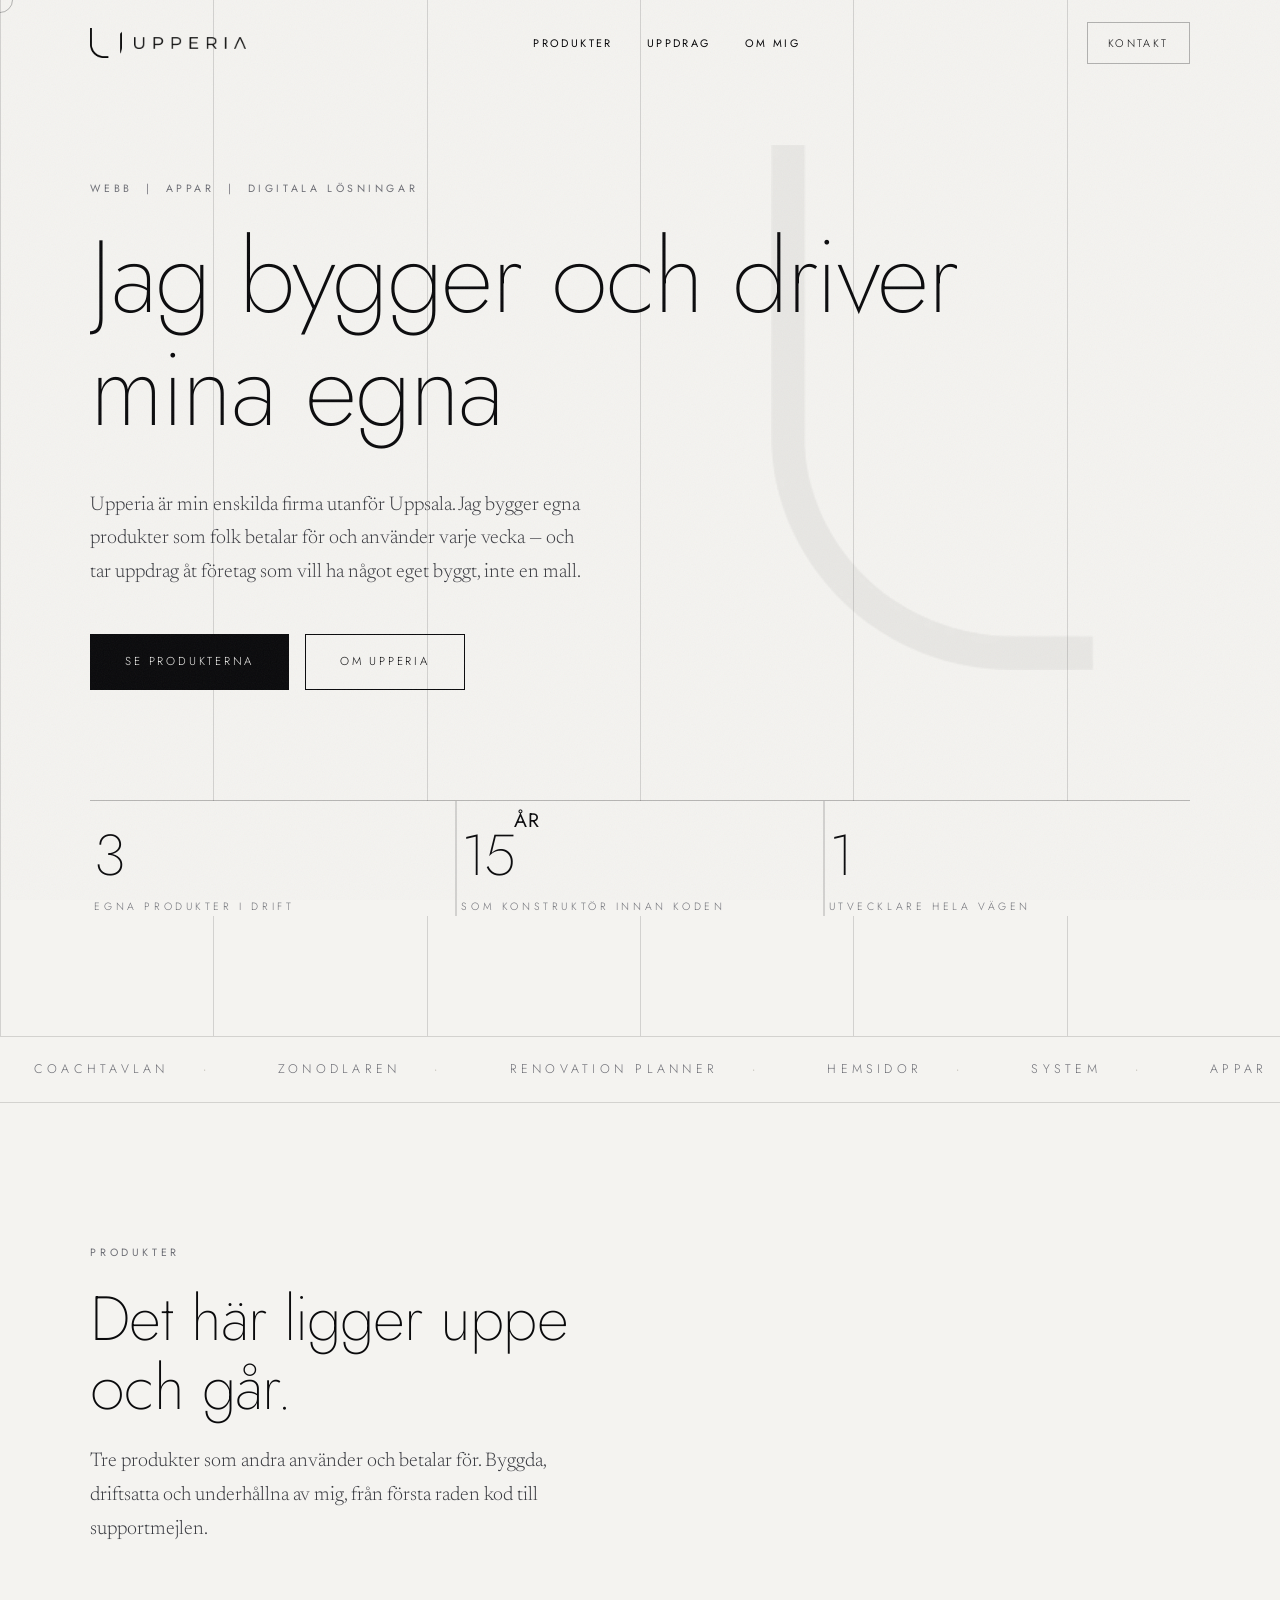
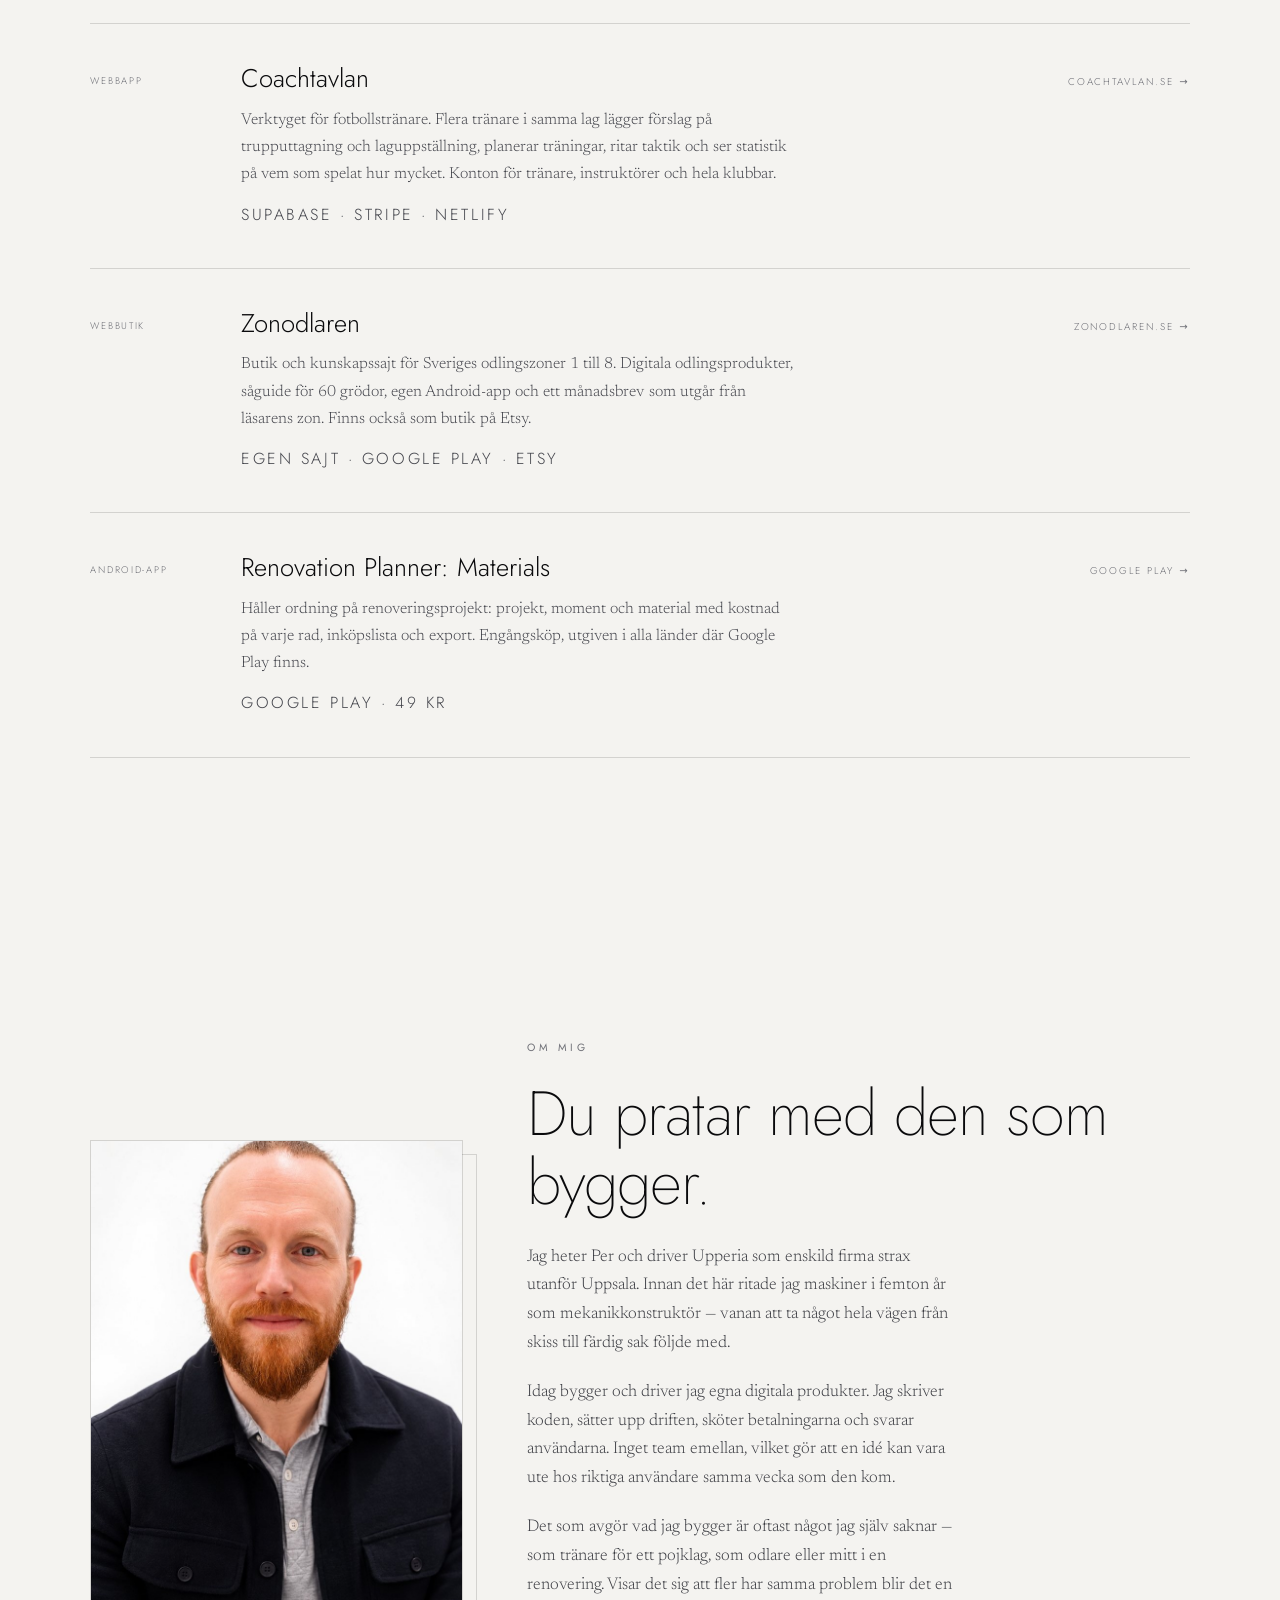
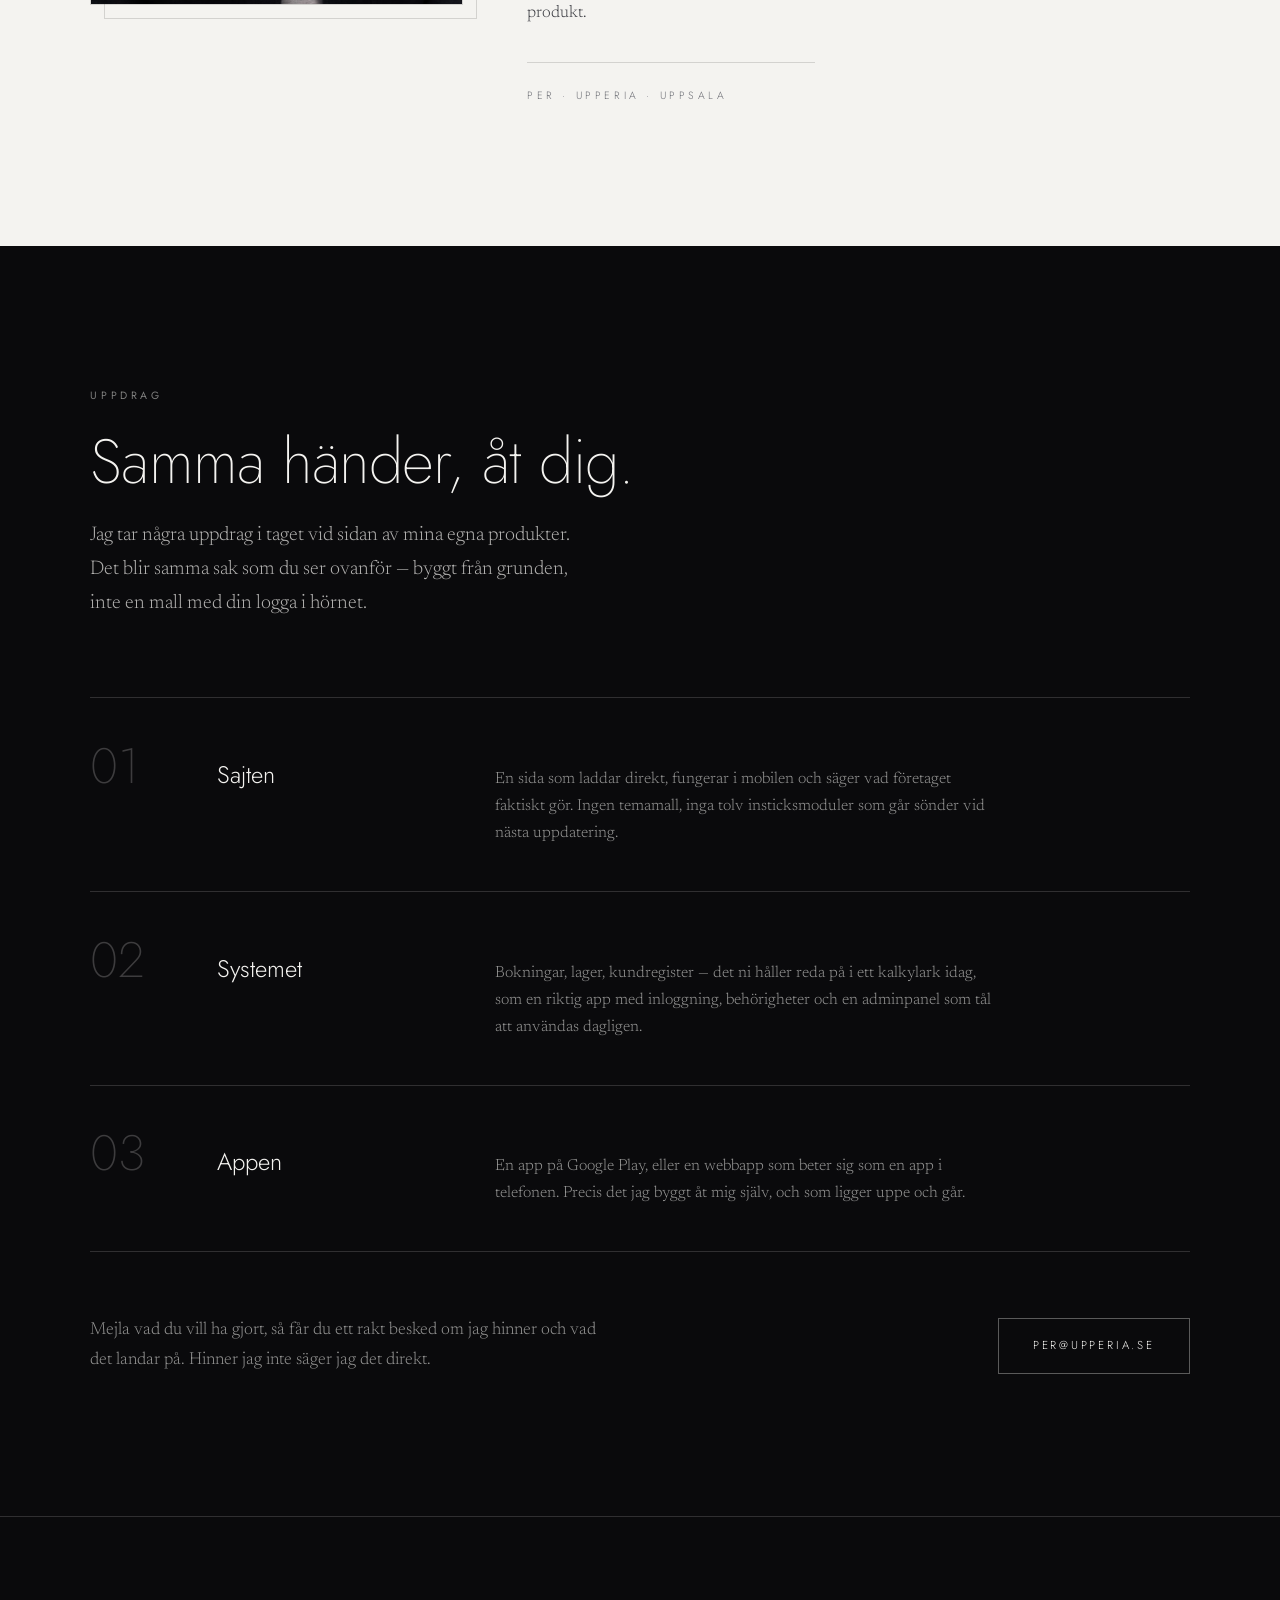
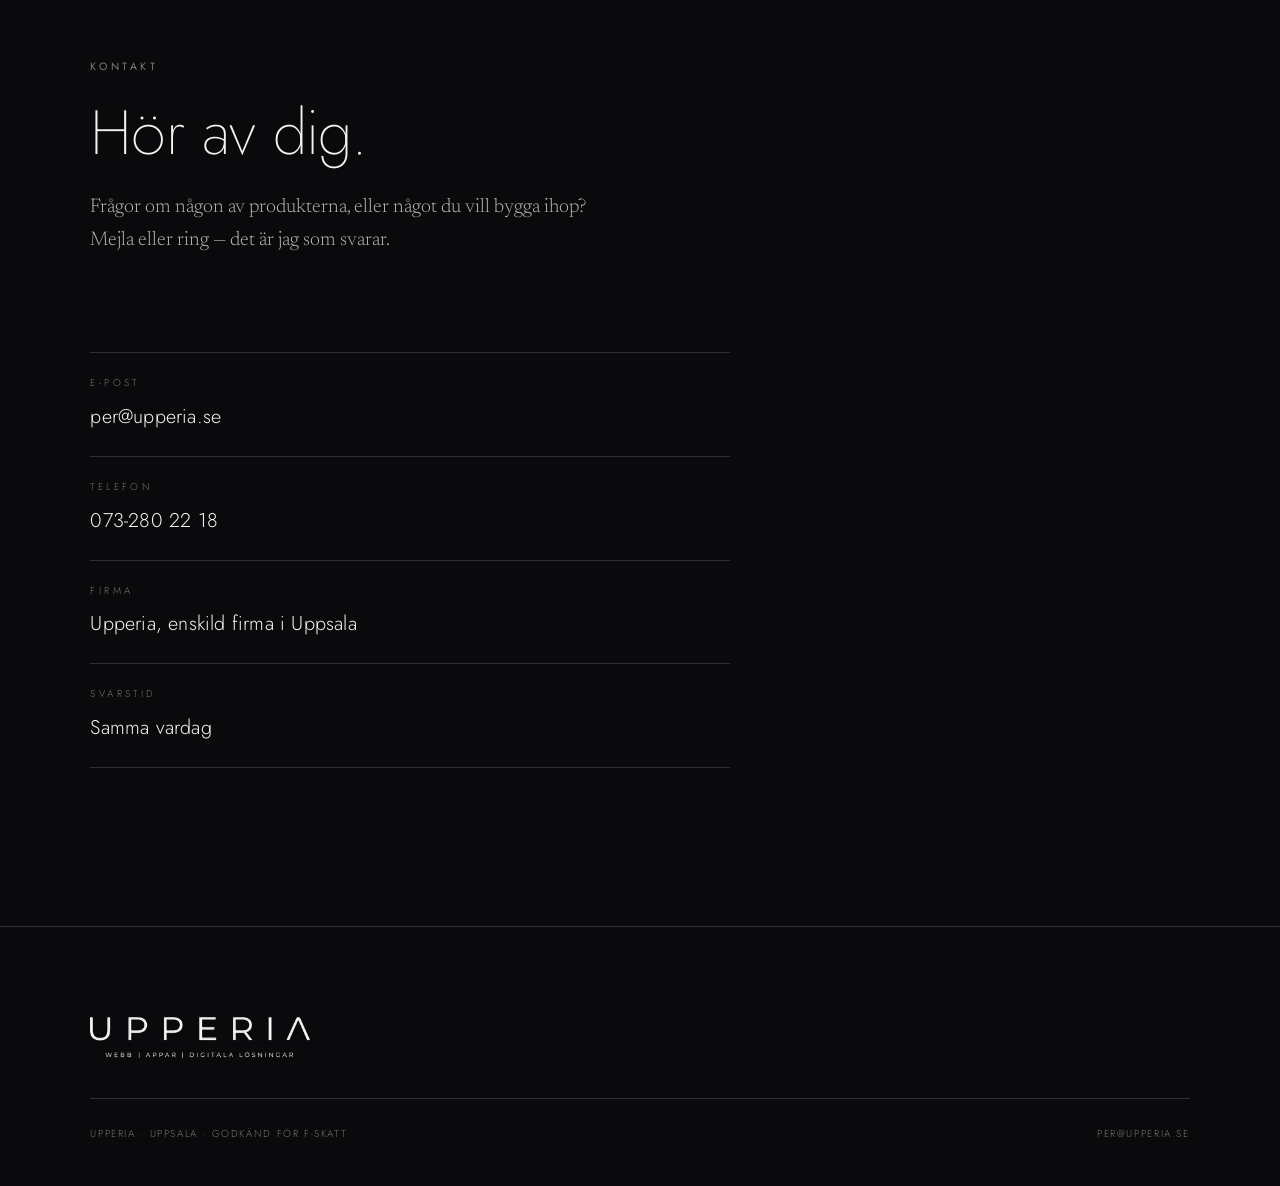
<file: index.html>
<!DOCTYPE html>
<html lang="sv">
<head>
<meta charset="utf-8">
<meta name="viewport" content="width=device-width, initial-scale=1">
<title>Upperia — egna appar, sajter och digitala produkter</title>
<meta name="description" content="Upperia är Per Håkanssons enskilda firma utanför Uppsala. Egna produkter i drift — Coachtavlan, Zonodlaren och appar på Google Play — och uppdrag åt företag som vill ha något eget byggt.">
<link rel="canonical" href="https://upperia.se/">

<meta property="og:type" content="website">
<meta property="og:locale" content="sv_SE">
<meta property="og:site_name" content="Upperia">
<meta property="og:title" content="Upperia — egna appar, sajter och digitala produkter">
<meta property="og:description" content="Egna produkter i drift, och uppdrag åt företag som vill ha något eget byggt.">
<meta property="og:url" content="https://upperia.se/">
<meta property="og:image" content="https://upperia.se/upperia-logo.png">
<meta name="theme-color" content="#F4F3F0">

<link rel="icon" href="upperia-mark.png" type="image/png">
<link rel="apple-touch-icon" href="upperia-logo.png">

<link rel="preconnect" href="https://fonts.googleapis.com">
<link rel="preconnect" href="https://fonts.gstatic.com" crossorigin>
<link rel="stylesheet" href="https://fonts.googleapis.com/css2?family=Jost:wght@200;300;400&family=Newsreader:opsz,wght@6..72,300;6..72,400&display=swap">

<script>document.documentElement.classList.add('js');</script>

<style>
/* ============================================================
   UPPERIA — tema härlett ur loggan
   Hårfina streck · brett spärrad versal · monokromt · platina
   ============================================================ */
:root{
  --void:#0A0A0C;
  --coal:#131419;
  --graphite:#1C1D22;
  --pearl:#F4F3F0;
  --pearl-2:#E9E7E2;
  --mist:#87888F;
  --mist-dark:#6E6F76;

  --hair:rgba(10,10,12,.14);
  --hair-strong:rgba(10,10,12,.28);
  --hair-inv:rgba(244,243,240,.16);
  --hair-inv-strong:rgba(244,243,240,.34);

  --plat-a:#8C8678;
  --plat-b:#EDE8DC;

  --display:"Jost",system-ui,-apple-system,sans-serif;
  --body:"Newsreader",Georgia,serif;

  --track:.34em;
  --pad:clamp(20px,5.5vw,72px);
  --rail:clamp(56px,9vw,120px);
}

*{box-sizing:border-box}
html{-webkit-text-size-adjust:100%}
html.js{scroll-behavior:smooth}
body{
  margin:0;background:var(--pearl);color:var(--void);
  font-family:var(--body);font-size:17.5px;line-height:1.7;font-weight:300;
  -webkit-font-smoothing:antialiased;overflow-x:hidden;
}
img{max-width:100%;display:block}
a{color:inherit;text-decoration:none}
button{font:inherit}
:focus-visible{outline:1.5px solid var(--void);outline-offset:4px}
.dark :focus-visible{outline-color:var(--pearl)}
.wrap{max-width:1240px;margin:0 auto;padding-left:var(--pad);padding-right:var(--pad)}
.sr{position:absolute;width:1px;height:1px;overflow:hidden;clip:rect(0 0 0 0);white-space:nowrap}

/* ---------- typografi ---------- */
h1,h2,h3,h4{font-family:var(--display);font-weight:200;letter-spacing:-.015em;line-height:1.1;margin:0}
h1{font-size:clamp(2.9rem,9vw,6.4rem)}
h2{font-size:clamp(2.1rem,5.6vw,3.9rem)}
h3{font-size:clamp(1.25rem,2.2vw,1.55rem);font-weight:300;letter-spacing:0;line-height:1.2}

.label{
  font-family:var(--display);font-weight:400;font-size:.66rem;
  letter-spacing:var(--track);text-transform:uppercase;color:var(--mist-dark);
  margin:0 0 22px;display:block;
}
.dark .label{color:rgba(244,243,240,.5)}

.lead{font-size:clamp(1.05rem,1.7vw,1.24rem);color:#3A3B41;max-width:46ch;font-weight:300}
.dark .lead{color:rgba(244,243,240,.72)}

/* platinaskimmer — graverat på ljust, polerat på mörkt */
.sheen{
  background:linear-gradient(104deg,var(--void) 12%,#7E7869 38%,#C9C2B2 50%,#7E7869 62%,var(--void) 88%);
  background-size:260% 100%;
  -webkit-background-clip:text;background-clip:text;color:transparent;
}
.dark .sheen,.sheen-inv{
  background:linear-gradient(104deg,var(--plat-a) 10%,var(--plat-b) 48%,var(--plat-a) 86%);
  background-size:260% 100%;
  -webkit-background-clip:text;background-clip:text;color:transparent;
}
@media(prefers-reduced-motion:no-preference){
  .sheen,.sheen-inv{animation:sheenmove 7.5s linear infinite}
}
@keyframes sheenmove{0%{background-position:190% 0}100%{background-position:-90% 0}}

/* ---------- kornighet ---------- */
.grain{
  position:fixed;inset:0;z-index:9;pointer-events:none;opacity:.05;
  background-image:url("data:image/svg+xml,%3Csvg xmlns='http://www.w3.org/2000/svg' width='160' height='160'%3E%3Cfilter id='n'%3E%3CfeTurbulence type='fractalNoise' baseFrequency='.85' numOctaves='3'/%3E%3C/filter%3E%3Crect width='160' height='160' filter='url(%23n)'/%3E%3C/svg%3E");
}

/* ---------- laddningsskärm ---------- */
#preload{display:none}
html.js #preload{
  display:flex;position:fixed;inset:0;z-index:100;background:var(--void);
  align-items:center;justify-content:center;flex-direction:column;gap:26px;
}
#preload.done{transform:translateY(-101%);transition:transform 1.05s cubic-bezier(.76,0,.24,1)}
#pl-mark{width:clamp(64px,11vw,104px);clip-path:inset(0 0 100% 0)}
#pl-word{width:clamp(180px,30vw,300px);opacity:0}
html.js #preload.go #pl-mark{animation:wipe 1s cubic-bezier(.76,0,.24,1) forwards}
html.js #preload.go #pl-word{animation:fadein .8s ease .75s forwards}
@keyframes wipe{to{clip-path:inset(0 0 0 0)}}
@keyframes fadein{to{opacity:1}}

/* ---------- skrollindikator ---------- */
.progress{position:fixed;top:0;left:0;height:1px;width:0;background:var(--void);z-index:60}

/* ---------- markör ---------- */
.cursor{
  position:fixed;top:0;left:0;width:26px;height:26px;border:1px solid var(--hair-strong);
  border-radius:50%;pointer-events:none;z-index:70;transform:translate(-50%,-50%);
  transition:width .3s ease,height .3s ease,background .3s ease,border-color .3s ease;display:none;
}
.cursor.on-dark{border-color:var(--hair-inv-strong)}
.cursor.grow{width:56px;height:56px;background:rgba(140,134,120,.12);border-color:transparent}
@media(hover:hover) and (pointer:fine){html.js .cursor{display:block}}

/* ---------- navigering ---------- */
.nav{
  position:fixed;top:0;left:0;right:0;z-index:50;
  transition:background .45s ease,border-color .45s ease,padding .45s ease;
  border-bottom:1px solid transparent;padding:22px 0;
}
.nav.stuck{background:rgba(244,243,240,.82);backdrop-filter:blur(14px) saturate(1.3);border-bottom-color:var(--hair);padding:14px 0}
.nav-in{display:flex;align-items:center;justify-content:space-between;gap:24px}
.logo-lock{display:flex;align-items:center;gap:12px}
.logo-lock img.m{height:30px;width:auto;transition:height .45s ease}
.logo-lock img.w{height:12px;width:auto;transition:height .45s ease}
.nav.stuck .logo-lock img.m{height:24px}
.nav.stuck .logo-lock img.w{height:10px}
.nav-links{display:flex;gap:34px}
.nav-links a{
  font-family:var(--display);font-size:.68rem;font-weight:400;letter-spacing:.22em;
  text-transform:uppercase;position:relative;padding:6px 0;color:var(--void);
}
.nav-links a::after{
  content:"";position:absolute;left:0;bottom:0;height:1px;width:100%;background:var(--void);
  transform:scaleX(0);transform-origin:right;transition:transform .5s cubic-bezier(.76,0,.24,1);
}
.nav-links a:hover::after{transform:scaleX(1);transform-origin:left}
.nav-cta{
  font-family:var(--display);font-size:.68rem;letter-spacing:.22em;text-transform:uppercase;
  border:1px solid var(--hair-strong);padding:11px 20px;transition:background .4s ease,color .4s ease,border-color .4s ease;
}
.nav-cta:hover{background:var(--void);color:var(--pearl);border-color:var(--void)}
@media(max-width:900px){.nav-links{display:none}}
@media(max-width:520px){.nav-cta{display:none}}

/* ---------- hero ---------- */
.hero{position:relative;padding-top:clamp(140px,20vh,210px);padding-bottom:clamp(70px,10vw,120px);overflow:hidden}
.hero-grid{
  position:absolute;inset:0;pointer-events:none;
  display:grid;grid-template-columns:repeat(6,1fr);
}
.hero-grid span{border-left:1px solid var(--hair);transform:scaleY(0);transform-origin:top;
  animation:growline 1.6s cubic-bezier(.76,0,.24,1) forwards}
.hero-grid span:nth-child(2){animation-delay:.08s}
.hero-grid span:nth-child(3){animation-delay:.16s}
.hero-grid span:nth-child(4){animation-delay:.24s}
.hero-grid span:nth-child(5){animation-delay:.32s}
.hero-grid span:nth-child(6){animation-delay:.4s}
@keyframes growline{to{transform:scaleY(1)}}

.watermark{
  position:absolute;right:-4%;top:14%;width:min(46vw,560px);opacity:.05;
  pointer-events:none;will-change:transform;
}
.hero-in{position:relative;z-index:2}
.hero h1{max-width:15ch;margin-bottom:clamp(28px,3.4vw,44px)}
.hero h1 .word{display:inline-block;overflow:hidden;vertical-align:bottom;padding-bottom:.16em;margin-bottom:-.16em}
.hero h1 .word i{display:inline-block;font-style:normal;transform:translateY(105%)}
html:not(.js) .hero h1 .word i{transform:none}
.hero h1 .word.in i{transform:none;transition:transform 1.05s cubic-bezier(.76,0,.24,1)}

.hero-actions{display:flex;flex-wrap:wrap;gap:16px;margin-top:44px;align-items:center}
.btn{
  font-family:var(--display);font-size:.72rem;letter-spacing:.24em;text-transform:uppercase;
  padding:17px 34px;border:1px solid var(--void);position:relative;overflow:hidden;display:inline-block;
  background:transparent;color:var(--void);cursor:pointer;
}
.btn span{position:relative;z-index:2;transition:color .5s cubic-bezier(.76,0,.24,1)}
.btn::before{
  content:"";position:absolute;inset:0;background:var(--void);
  transform:translateY(101%);transition:transform .55s cubic-bezier(.76,0,.24,1);z-index:1;
}
.btn:hover::before{transform:translateY(0)}
.btn:hover span{color:var(--pearl)}
.btn-fill{background:var(--void);color:var(--pearl)}
.btn-fill::before{background:var(--pearl);}
.btn-fill:hover span{color:var(--void)}
.dark .btn{border-color:var(--hair-inv-strong);color:var(--pearl)}
.dark .btn::before{background:var(--pearl)}
.dark .btn:hover span{color:var(--void)}

.figures{
  display:grid;grid-template-columns:repeat(3,minmax(0,1fr));gap:2px;
  margin-top:clamp(64px,9vw,110px);background:var(--hair);border-top:1px solid var(--hair);
}
.fig{background:var(--pearl);padding:26px 4px 0}
.fig .n{font-family:var(--display);font-weight:200;font-size:clamp(2.4rem,5.5vw,3.6rem);line-height:1;letter-spacing:-.03em}
.fig .n sup{font-size:.34em;font-weight:400;letter-spacing:.06em;top:-1.4em;position:relative}
.fig .t{font-family:var(--display);font-size:.66rem;letter-spacing:var(--track);text-transform:uppercase;color:var(--mist-dark);margin-top:14px}
@media(max-width:640px){.figures{grid-template-columns:1fr;gap:1px}.fig{padding:20px 0}}

/* ---------- löpande band ---------- */
.band{border-top:1px solid var(--hair);border-bottom:1px solid var(--hair);padding:22px 0;overflow:hidden}
.band-track{display:flex;gap:0;width:max-content}
@media(prefers-reduced-motion:no-preference){.band-track{animation:slide 34s linear infinite}}
@keyframes slide{to{transform:translateX(-50%)}}
.band-track span{
  font-family:var(--display);font-size:.78rem;font-weight:300;letter-spacing:var(--track);
  text-transform:uppercase;color:var(--mist-dark);padding:0 34px;white-space:nowrap;
}
.band-track span::after{content:"·";margin-left:34px;color:var(--plat-a)}

/* ---------- sektioner ---------- */
section{padding-top:clamp(80px,11vw,150px);padding-bottom:clamp(80px,11vw,150px);position:relative}
.dark{background:var(--void);color:var(--pearl)}
.head{max-width:56ch;margin-bottom:clamp(46px,6vw,80px)}
.head p{margin:24px 0 0}

/* erbjudanden */
.offers{display:grid;grid-template-columns:repeat(3,1fr);gap:clamp(20px,2.6vw,30px)}
.offer{
  border:1px solid var(--hair);padding:clamp(26px,3vw,40px);display:flex;flex-direction:column;
  transition:border-color .5s ease,transform .5s cubic-bezier(.76,0,.24,1);
}
.offer:hover{border-color:var(--hair-strong);transform:translateY(-4px)}
.offer .ix{font-family:var(--display);font-size:.66rem;letter-spacing:.2em;color:var(--plat-a)}
.offer h3{font-size:clamp(1.5rem,2.7vw,1.95rem);font-weight:200;letter-spacing:-.02em;margin:16px 0 0}
.offer .what{margin:16px 0 0;color:#4A4B52;font-size:1.02rem}
.offer .sub{
  display:block;font-family:var(--display);font-size:.63rem;letter-spacing:var(--track);
  text-transform:uppercase;color:var(--mist-dark);margin:30px 0 0;
}
.offer ul{list-style:none;margin:14px 0 0;padding:0}
.offer li{
  padding:12px 0;border-top:1px solid var(--hair);font-size:.97rem;
  display:flex;gap:14px;align-items:baseline;
}
.offer li::before{content:"";width:14px;height:1px;background:var(--plat-a);flex:0 0 auto;transform:translateY(-4px)}
.offer .who{
  margin:26px 0 0;padding-top:22px;border-top:1px solid var(--hair-strong);
  font-family:var(--display);font-size:.74rem;letter-spacing:.05em;color:var(--mist-dark);line-height:1.55;
}
.offer .who b{display:block;font-size:.63rem;letter-spacing:var(--track);text-transform:uppercase;font-weight:400;margin-bottom:9px;color:var(--plat-a)}
.offer .demo{margin:18px 0 0}
.offer .demo a{
  font-family:var(--display);font-size:.66rem;letter-spacing:.2em;text-transform:uppercase;
  border-bottom:1px solid var(--hair-strong);padding-bottom:4px;
}
.offer .demo a:hover{border-bottom-color:var(--void)}
@media(max-width:900px){.offers{grid-template-columns:1fr}}

/* ---------- mörk akt: arbeten ---------- */
.dark .watermark-dark{
  position:absolute;left:-6%;bottom:-6%;width:min(38vw,420px);opacity:.045;pointer-events:none;
}
.panel{
  border:1px solid var(--hair-inv);background:linear-gradient(180deg,rgba(244,243,240,.045),rgba(244,243,240,.012));
  backdrop-filter:blur(2px);max-width:560px;
}
.panel-top{display:flex;align-items:center;justify-content:space-between;padding:16px 22px;border-bottom:1px solid var(--hair-inv)}
.panel-top strong{font-family:var(--display);font-weight:400;font-size:.82rem;letter-spacing:.18em;text-transform:uppercase}
.panel-top em{font-family:var(--display);font-style:normal;font-size:.62rem;letter-spacing:.2em;text-transform:uppercase;color:rgba(244,243,240,.42)}
.prow{display:grid;grid-template-columns:1fr auto;gap:16px;align-items:center;padding:17px 22px;border-bottom:1px solid var(--hair-inv)}
.prow-n{font-family:var(--display);font-weight:300;font-size:1.02rem;letter-spacing:.01em}
.prow-m{font-family:var(--display);font-size:.62rem;letter-spacing:.16em;text-transform:uppercase;color:rgba(244,243,240,.4);margin-top:5px}
.tag{
  font-family:var(--display);font-size:.6rem;letter-spacing:.2em;text-transform:uppercase;
  padding:7px 13px;border:1px solid var(--hair-inv-strong);white-space:nowrap;
  transition:background .6s ease,color .6s ease,border-color .6s ease;
}
.tag.is-pub{border-color:rgba(244,243,240,.34);color:rgba(244,243,240,.85)}
.tag.is-res{border-color:var(--plat-a);color:var(--plat-b)}
.tag.is-sold{background:var(--pearl);color:var(--void);border-color:var(--pearl)}
.panel-foot{display:flex;align-items:center;gap:11px;padding:15px 22px;font-family:var(--display);font-size:.62rem;letter-spacing:.18em;text-transform:uppercase;color:rgba(244,243,240,.42)}
.pulse{width:5px;height:5px;border-radius:50%;background:var(--plat-b);flex:0 0 auto}
@media(prefers-reduced-motion:no-preference){.pulse{animation:blink 2.6s ease-in-out infinite}}
@keyframes blink{0%,100%{opacity:1}50%{opacity:.2}}
.panel-cap{margin:20px 0 0;font-size:.98rem;color:rgba(244,243,240,.6);max-width:52ch}

.work-split{display:grid;grid-template-columns:1fr 1fr;gap:clamp(40px,6vw,90px);align-items:center}
@media(max-width:900px){.work-split{grid-template-columns:1fr}}

.cases{display:grid;grid-template-columns:1fr 1fr;gap:clamp(20px,3vw,34px);margin-top:clamp(56px,8vw,110px)}

/* egna bygg i drift */
.live{display:grid;grid-template-columns:repeat(auto-fit,minmax(248px,1fr));gap:clamp(16px,2.4vw,28px);margin-top:clamp(28px,4vw,44px)}
.live-card{
  display:flex;flex-direction:column;border:1px solid var(--hair-inv);
  padding:clamp(22px,2.6vw,32px);color:var(--pearl);text-decoration:none;
  transition:border-color .5s ease,background .5s ease,transform .5s cubic-bezier(.16,1,.3,1);
}
.live-card:hover{border-color:var(--hair-inv-strong);background:rgba(244,243,240,.03);transform:translateY(-3px)}
.live-kind{font-family:var(--display);font-size:.6rem;letter-spacing:.18em;text-transform:uppercase;color:rgba(244,243,240,.4)}
.live-name{font-family:var(--display);font-weight:300;font-size:1.14rem;margin:14px 0 0}
.live-card p{color:rgba(244,243,240,.6);font-size:.95rem;margin:12px 0 0}
.live-go{
  margin-top:auto;padding-top:24px;font-family:var(--display);font-size:.62rem;
  letter-spacing:.2em;text-transform:uppercase;color:rgba(244,243,240,.45);
  display:flex;gap:10px;align-items:center;transition:color .4s ease;
}
.live-card:hover .live-go{color:var(--plat-b)}
@media(max-width:860px){.live{grid-template-columns:1fr}}

/* produktlista (ljus sektion) */
.plist{margin-top:clamp(44px,6vw,76px);border-top:1px solid var(--hair)}
.pitem{
  display:grid;grid-template-columns:minmax(0,7.5rem) minmax(0,1fr) auto;
  gap:clamp(14px,2.4vw,40px);align-items:start;
  padding:clamp(26px,3.2vw,40px) 0;border-bottom:1px solid var(--hair);
  text-decoration:none;color:inherit;transition:background .45s ease,padding .45s ease;
}
a.pitem:hover{background:rgba(10,10,12,.025);padding-left:clamp(10px,1.6vw,22px);padding-right:clamp(10px,1.6vw,22px)}
.pitem-kind{
  font-family:var(--display);font-size:.6rem;letter-spacing:.18em;text-transform:uppercase;
  color:var(--mist-dark);padding-top:9px;
}
.pitem-name{font-family:var(--display);font-weight:300;font-size:clamp(1.25rem,2.4vw,1.6rem);margin:0}
.pitem-body p{margin:12px 0 0;font-size:1rem;color:#44454C;max-width:62ch}
.pitem-meta{
  margin:14px 0 0;font-family:var(--display);font-size:.6rem;letter-spacing:.16em;
  text-transform:uppercase;color:var(--mist-dark);
}
.pitem-go{
  font-family:var(--display);font-size:.62rem;letter-spacing:.2em;text-transform:uppercase;
  color:var(--mist-dark);white-space:nowrap;padding-top:10px;transition:color .4s ease;
}
a.pitem:hover .pitem-go{color:var(--void)}
@media(max-width:820px){
  .pitem{grid-template-columns:1fr;gap:4px}
  .pitem-kind{padding-top:0}
  .pitem-go{padding-top:16px}
}

/* uppdrag — numrerad typografisk rad */
.craft{margin-top:clamp(48px,6vw,84px);border-top:1px solid var(--hair-inv)}
.craft-row{
  display:grid;grid-template-columns:minmax(0,5.5rem) minmax(0,15rem) minmax(0,1fr);
  gap:clamp(16px,3vw,56px);align-items:baseline;
  padding:clamp(28px,3.4vw,44px) 0;border-bottom:1px solid var(--hair-inv);
}
.craft-num{
  font-family:var(--display);font-weight:200;font-size:clamp(2rem,4vw,3.1rem);
  line-height:1;color:rgba(244,243,240,.22);letter-spacing:-.01em;
}
.craft-name{
  font-family:var(--display);font-weight:300;font-size:clamp(1.2rem,2.2vw,1.5rem);
  color:var(--pearl);margin:0;
}
.craft-row p{margin:0;color:rgba(244,243,240,.6);font-size:1rem;max-width:56ch}
.craft-foot{
  margin-top:clamp(40px,5vw,64px);display:flex;flex-wrap:wrap;gap:clamp(20px,3vw,48px);
  align-items:center;justify-content:space-between;
}
.craft-foot p{margin:0;color:rgba(244,243,240,.6);max-width:52ch}
#uppdrag + #kontakt{border-top:1px solid var(--hair-inv)}
@media(max-width:780px){
  .craft-row{grid-template-columns:minmax(0,3.4rem) minmax(0,1fr);row-gap:10px}
  .craft-row p{grid-column:2}
}
.case{
  border:1px solid var(--hair-inv);padding:clamp(26px,3.2vw,42px);position:relative;overflow:hidden;
  transition:border-color .5s ease,background .5s ease;transform-style:preserve-3d;will-change:transform;
}
.case:hover{border-color:var(--hair-inv-strong);background:rgba(244,243,240,.03)}
.case h3{margin:14px 0 0}
.case p{color:rgba(244,243,240,.62);font-size:1rem;margin:16px 0 0}
.case dl{display:grid;grid-template-columns:auto 1fr;gap:9px 20px;margin:26px 0 0;border-top:1px solid var(--hair-inv);padding-top:20px}
.case dt{font-family:var(--display);font-size:.6rem;letter-spacing:.18em;text-transform:uppercase;color:rgba(244,243,240,.4);padding-top:4px}
.case dd{margin:0;font-family:var(--display);font-weight:300;font-size:.95rem}
.diagram{width:100%;height:auto;margin-bottom:6px;opacity:.9}
.diagram [data-draw]{stroke-dasharray:var(--len,300);stroke-dashoffset:var(--len,300)}
.case.in .diagram [data-draw]{animation:draw 1.4s cubic-bezier(.76,0,.24,1) forwards}
html:not(.js) .diagram [data-draw]{stroke-dashoffset:0}
@keyframes draw{to{stroke-dashoffset:0}}
@media(max-width:760px){.cases{grid-template-columns:1fr}}

/* ---------- metod ---------- */
.steps{display:grid;grid-template-columns:repeat(4,1fr);gap:2px;background:var(--hair)}
.step{background:var(--pearl);padding:clamp(26px,3vw,38px) clamp(18px,2vw,26px);position:relative}
.step .ix{font-family:var(--display);font-size:.66rem;letter-spacing:.2em;color:var(--plat-a);display:block;margin-bottom:clamp(30px,5vw,60px)}
.step h3{font-size:1.18rem;margin-bottom:12px}
.step p{margin:0;font-size:.98rem;color:#4A4B52}
@media(max-width:860px){.steps{grid-template-columns:1fr 1fr}}
@media(max-width:520px){.steps{grid-template-columns:1fr}}

/* ---------- om mig ---------- */
.about{display:grid;grid-template-columns:minmax(0,.72fr) minmax(0,1.28fr);gap:clamp(32px,5vw,72px);align-items:center}
.about .portrait{position:relative}
.about .portrait img{display:block;width:100%;max-width:420px;height:auto;border:1px solid var(--hair)}
.about .portrait::after{
  content:"";position:absolute;left:14px;top:14px;right:-14px;bottom:-14px;
  border:1px solid var(--hair);z-index:-1;
}
.about h2{margin-bottom:26px}
.about p{margin:0 0 20px;font-size:1.06rem;color:#3A3B41;max-width:48ch}
.about p:last-of-type{margin-bottom:0}
.about .sign{
  margin-top:34px;padding-top:24px;border-top:1px solid var(--hair);
  font-family:var(--display);font-size:.66rem;letter-spacing:var(--track);
  text-transform:uppercase;color:var(--mist-dark);
}
@media(max-width:860px){
  .about{grid-template-columns:1fr;gap:36px}
  .about .portrait{max-width:300px;margin:0 auto}
  .about .portrait::after{left:10px;top:10px;right:-10px;bottom:-10px}
}

/* ---------- upplägg ---------- */
.plans{display:grid;grid-template-columns:1fr 1fr;gap:clamp(20px,3vw,32px)}
.plan{border:1px solid var(--hair);padding:clamp(28px,3.4vw,48px);transition:border-color .5s ease,transform .5s cubic-bezier(.76,0,.24,1)}
.plan:hover{border-color:var(--hair-strong);transform:translateY(-4px)}
.plan .price{font-family:var(--display);font-weight:200;font-size:clamp(2.1rem,4.6vw,3.1rem);letter-spacing:-.03em;line-height:1;margin:18px 0 0}
.plan .unit{font-family:var(--display);font-size:.63rem;letter-spacing:var(--track);text-transform:uppercase;color:var(--mist-dark);margin-top:14px}
.plan p{margin:22px 0 0;color:#4A4B52;font-size:1rem}
.plan ul{list-style:none;margin:26px 0 0;padding:0}
.plan li{padding:13px 0;border-top:1px solid var(--hair);font-size:.99rem;display:flex;gap:14px;align-items:baseline}
.plan li::before{content:"";width:14px;height:1px;background:var(--plat-a);flex:0 0 auto;transform:translateY(-4px)}
@media(max-width:820px){.plans{grid-template-columns:1fr}}

/* ---------- kontakt ---------- */
.contact{display:grid;grid-template-columns:1.05fr .95fr;gap:clamp(40px,6vw,90px);align-items:start}
@media(max-width:900px){.contact{grid-template-columns:1fr}}
.field{margin-bottom:26px;position:relative}
.field label{display:block;font-family:var(--display);font-size:.62rem;letter-spacing:var(--track);text-transform:uppercase;color:rgba(244,243,240,.5);margin-bottom:10px}
.field input,.field textarea{
  width:100%;background:transparent;border:0;border-bottom:1px solid var(--hair-inv);
  color:var(--pearl);font-family:var(--body);font-size:1.05rem;font-weight:300;padding:10px 0;
  transition:border-color .5s ease;
}
.field input:focus,.field textarea:focus{outline:none;border-bottom-color:var(--pearl)}
.field textarea{min-height:120px;resize:vertical}
.form-note{font-family:var(--display);font-size:.63rem;letter-spacing:.16em;text-transform:uppercase;color:rgba(244,243,240,.45);margin:22px 0 0}
.dl{border-top:1px solid var(--hair-inv)}
.dl div{padding:22px 0;border-bottom:1px solid var(--hair-inv)}
.dl dt{font-family:var(--display);font-size:.62rem;letter-spacing:var(--track);text-transform:uppercase;color:rgba(244,243,240,.45);margin-bottom:8px}
.dl dd{margin:0;font-family:var(--display);font-weight:300;font-size:1.24rem;letter-spacing:.01em}
.dl dd a{position:relative}
.dl dd a::after{content:"";position:absolute;left:0;bottom:-3px;width:100%;height:1px;background:var(--pearl);transform:scaleX(0);transform-origin:right;transition:transform .5s cubic-bezier(.76,0,.24,1)}
.dl dd a:hover::after{transform:scaleX(1);transform-origin:left}

/* ---------- sidfot ---------- */
footer{background:var(--void);color:rgba(244,243,240,.45);padding:clamp(50px,7vw,90px) 0 44px;border-top:1px solid var(--hair-inv)}
.foot-top{padding-bottom:40px;border-bottom:1px solid var(--hair-inv)}
.foot-logo{width:clamp(150px,20vw,220px)}
.foot-bot{display:flex;flex-wrap:wrap;gap:16px;justify-content:space-between;padding-top:26px;font-family:var(--display);font-size:.63rem;letter-spacing:.16em;text-transform:uppercase}

/* ---------- avslöjande vid skroll ---------- */
html.js .rv{opacity:0;transform:translateY(28px)}
html.js .rv.in{opacity:1;transform:none;transition:opacity 1s cubic-bezier(.76,0,.24,1),transform 1s cubic-bezier(.76,0,.24,1)}

@media(prefers-reduced-motion:reduce){
  *,*::before,*::after{animation:none!important;transition:none!important}
  html.js .rv{opacity:1;transform:none}
  html.js .hero h1 .word i{transform:none}
  html{scroll-behavior:auto}
}
</style>
</head>
<body>

<div class="grain" aria-hidden="true"></div>
<div class="progress" id="progress" aria-hidden="true"></div>
<div class="cursor" id="cursor" aria-hidden="true"></div>

<div id="preload" aria-hidden="true">
  <img id="pl-mark" src="[data-uri]" alt="">
  <img id="pl-word" src="[data-uri]" alt="">
</div>

<header class="nav" id="nav">
  <div class="wrap nav-in">
    <a class="logo-lock" href="#top" aria-label="Upperia — till toppen">
      <img class="m" src="[data-uri]" alt="">
      <img class="w" src="[data-uri]" alt="Upperia">
    </a>
    <nav class="nav-links">
      <a href="#produkter">Produkter</a>
      <a href="#uppdrag">Uppdrag</a>
      <a href="#om">Om mig</a>
    </nav>
    <a class="nav-cta" href="#kontakt">Kontakt</a>
  </div>
</header>

<main id="top">

  <!-- ============ HERO ============ -->
  <div class="hero">
    <div class="hero-grid" aria-hidden="true"><span></span><span></span><span></span><span></span><span></span><span></span></div>
    <img class="watermark" id="watermark" src="[data-uri]" alt="" aria-hidden="true">

    <div class="wrap hero-in">
      <span class="label">Webb &nbsp;|&nbsp; Appar &nbsp;|&nbsp; Digitala lösningar</span>
      <h1 data-split>Jag bygger och driver mina egna produkter.</h1>
      <p class="lead">Upperia är min enskilda firma utanför Uppsala. Jag bygger egna produkter som folk betalar för och använder varje vecka — och tar uppdrag åt företag som vill ha något eget byggt, inte en mall.</p>

      <div class="hero-actions">
        <a class="btn btn-fill" href="#produkter" data-magnet><span>Se produkterna</span></a>
        <a class="btn" href="#om" data-magnet><span>Om Upperia</span></a>
      </div>

      <div class="figures">
        <div class="fig rv">
          <div class="n"><span data-count="3">3</span></div>
          <div class="t">Egna produkter i drift</div>
        </div>
        <div class="fig rv">
          <div class="n"><span data-count="15">15</span><sup>ÅR</sup></div>
          <div class="t">Som konstruktör innan koden</div>
        </div>
        <div class="fig rv">
          <div class="n"><span data-count="1">1</span></div>
          <div class="t">Utvecklare hela vägen</div>
        </div>
      </div>
    </div>
  </div>

  <!-- ============ LÖPANDE BAND ============ -->
  <div class="band" aria-hidden="true">
    <div class="band-track">
      <span>Coachtavlan</span><span>Zonodlaren</span><span>Renovation Planner</span><span>Hemsidor</span><span>System</span><span>Appar</span>
      <span>Coachtavlan</span><span>Zonodlaren</span><span>Renovation Planner</span><span>Hemsidor</span><span>System</span><span>Appar</span>
    </div>
  </div>

  <!-- ============ PRODUKTER ============ -->
  <section id="produkter">
    <div class="wrap">
      <div class="head rv">
        <span class="label">Produkter</span>
        <h2>Det här ligger uppe och går.</h2>
        <p class="lead">Tre produkter som andra använder och betalar för. Byggda, driftsatta och underhållna av mig, från första raden kod till supportmejlen.</p>
      </div>

      <div class="plist">
        <a class="pitem rv" href="https://coachtavlan.se" target="_blank" rel="noopener">
          <span class="pitem-kind">Webbapp</span>
          <div class="pitem-body">
            <h3 class="pitem-name">Coachtavlan</h3>
            <p>Verktyget för fotbollstränare. Flera tränare i samma lag lägger förslag på trupputtagning och laguppställning, planerar träningar, ritar taktik och ser statistik på vem som spelat hur mycket. Konton för tränare, instruktörer och hela klubbar.</p>
            <p class="pitem-meta">Supabase · Stripe · Netlify</p>
          </div>
          <span class="pitem-go">coachtavlan.se <span aria-hidden="true">&#8594;</span></span>
        </a>

        <a class="pitem rv" href="https://zonodlaren.se" target="_blank" rel="noopener">
          <span class="pitem-kind">Webbutik</span>
          <div class="pitem-body">
            <h3 class="pitem-name">Zonodlaren</h3>
            <p>Butik och kunskapssajt för Sveriges odlingszoner 1 till 8. Digitala odlingsprodukter, såguide för 60 grödor, egen Android-app och ett månadsbrev som utgår från läsarens zon. Finns också som butik på Etsy.</p>
            <p class="pitem-meta">Egen sajt · Google Play · Etsy</p>
          </div>
          <span class="pitem-go">zonodlaren.se <span aria-hidden="true">&#8594;</span></span>
        </a>

        <a class="pitem rv" href="https://play.google.com/store/apps/details?id=se.upperia.renovering" target="_blank" rel="noopener">
          <span class="pitem-kind">Android-app</span>
          <div class="pitem-body">
            <h3 class="pitem-name">Renovation Planner: Materials</h3>
            <p>Håller ordning på renoveringsprojekt: projekt, moment och material med kostnad på varje rad, inköpslista och export. Engångsköp, utgiven i alla länder där Google Play finns.</p>
            <p class="pitem-meta">Google Play · 49 kr</p>
          </div>
          <span class="pitem-go">Google Play <span aria-hidden="true">&#8594;</span></span>
        </a>
      </div>
    </div>
  </section>

  <!-- ============ OM MIG ============ -->
  <section id="om">
    <div class="wrap">
      <div class="about">
        <div class="portrait rv">
          <img src="[data-uri]" alt="Per, som driver Upperia">
        </div>
        <div class="rv">
          <span class="label">Om mig</span>
          <h2>Du pratar med den som bygger.</h2>
          <p>Jag heter Per och driver Upperia som enskild firma strax utanför Uppsala. Innan det här ritade jag maskiner i femton år som mekanikkonstruktör — vanan att ta något hela vägen från skiss till färdig sak följde med.</p>
          <p>Idag bygger och driver jag egna digitala produkter. Jag skriver koden, sätter upp driften, sköter betalningarna och svarar användarna. Inget team emellan, vilket gör att en idé kan vara ute hos riktiga användare samma vecka som den kom.</p>
          <p>Det som avgör vad jag bygger är oftast något jag själv saknar — som tränare för ett pojklag, som odlare eller mitt i en renovering. Visar det sig att fler har samma problem blir det en produkt.</p>
          <p class="sign">Per · Upperia · Uppsala</p>
        </div>
      </div>
    </div>
  </section>

  <!-- ============ UPPDRAG ============ -->
  <section id="uppdrag" class="dark">
    <div class="wrap">
      <div class="head rv">
        <span class="label">Uppdrag</span>
        <h2>Samma händer, åt dig.</h2>
        <p class="lead">Jag tar några uppdrag i taget vid sidan av mina egna produkter. Det blir samma sak som du ser ovanför — byggt från grunden, inte en mall med din logga i hörnet.</p>
      </div>

      <div class="craft rv">

        <div class="craft-row">
          <span class="craft-num">01</span>
          <h3 class="craft-name">Sajten</h3>
          <p>En sida som laddar direkt, fungerar i mobilen och säger vad företaget faktiskt gör. Ingen temamall, inga tolv insticksmoduler som går sönder vid nästa uppdatering.</p>
        </div>

        <div class="craft-row">
          <span class="craft-num">02</span>
          <h3 class="craft-name">Systemet</h3>
          <p>Bokningar, lager, kundregister — det ni håller reda på i ett kalkylark idag, som en riktig app med inloggning, behörigheter och en adminpanel som tål att användas dagligen.</p>
        </div>

        <div class="craft-row">
          <span class="craft-num">03</span>
          <h3 class="craft-name">Appen</h3>
          <p>En app på Google Play, eller en webbapp som beter sig som en app i telefonen. Precis det jag byggt åt mig själv, och som ligger uppe och går.</p>
        </div>

      </div>

      <div class="craft-foot rv">
        <p>Mejla vad du vill ha gjort, så får du ett rakt besked om jag hinner och vad det landar på. Hinner jag inte säger jag det direkt.</p>
        <a class="btn" href="mailto:per@upperia.se" data-magnet><span>per@upperia.se</span></a>
      </div>
    </div>
  </section>

  <!-- ============ KONTAKT ============ -->
  <section id="kontakt" class="dark">
    <div class="wrap">
      <div class="head rv">
        <span class="label">Kontakt</span>
        <h2>Hör av dig.</h2>
        <p class="lead">Frågor om någon av produkterna, eller något du vill bygga ihop? Mejla eller ring — det är jag som svarar.</p>
      </div>

      <div class="contact" style="grid-template-columns:1fr;max-width:640px">
        <aside class="rv">
          <dl class="dl">
            <div><dt>E-post</dt><dd><a href="mailto:per@upperia.se">per@upperia.se</a></dd></div>
            <div><dt>Telefon</dt><dd><a href="tel:+46732802218">073-280 22 18</a></dd></div>
            <div><dt>Firma</dt><dd>Upperia, enskild firma i Uppsala</dd></div>
            <div><dt>Svarstid</dt><dd>Samma vardag</dd></div>
          </dl>
        </aside>
      </div>
    </div>
  </section>

</main>

<footer>
  <div class="wrap">
    <div class="foot-top">
      <img class="foot-logo" src="[data-uri]" alt="Upperia — webb, appar, digitala lösningar">
    </div>
    <div class="foot-bot">
      <span>Upperia · Uppsala · Godkänd för F-skatt</span>
      <span><a href="mailto:per@upperia.se">per@upperia.se</a></span>
    </div>
  </div>
</footer>

<script>
(function () {
  'use strict';
  var reduce = window.matchMedia('(prefers-reduced-motion: reduce)').matches;

  /* ---------- laddningsskärm ---------- */
  var pre = document.getElementById('preload');
  function hidePre() {
    if (!pre) return;
    pre.classList.add('done');
    setTimeout(function () { pre.style.display = 'none'; }, 1200);
  }
  if (reduce) { if (pre) pre.style.display = 'none'; }
  else {
    pre.classList.add('go');
    window.addEventListener('load', function () { setTimeout(hidePre, 1750); });
    setTimeout(hidePre, 4000); // säkerhetsnät om något laddar långsamt
  }

  /* ---------- rubrik ord för ord ---------- */
  var h1 = document.querySelector('[data-split]');
  if (h1) {
    var words = h1.textContent.trim().split(/\s+/);
    h1.textContent = '';
    words.forEach(function (w, i) {
      var s = document.createElement('span');
      s.className = 'word';
      var inner = document.createElement('i');
      inner.textContent = w;
      if (i === words.length - 1) inner.className = 'sheen';
      s.appendChild(inner);
      h1.appendChild(s);
      if (i < words.length - 1) h1.appendChild(document.createTextNode(' '));
    });
    var delay = reduce ? 0 : 1900;
    document.querySelectorAll('.word').forEach(function (w, i) {
      setTimeout(function () { w.classList.add('in'); }, delay + i * 90);
    });
  }

  /* ---------- avslöjande vid skroll ---------- */
  var rv = document.querySelectorAll('.rv, .case');
  if ('IntersectionObserver' in window && !reduce) {
    var io = new IntersectionObserver(function (entries) {
      entries.forEach(function (e) {
        if (e.isIntersecting) { e.target.classList.add('in'); io.unobserve(e.target); }
      });
    }, { threshold: 0.14, rootMargin: '0px 0px -8% 0px' });
    rv.forEach(function (el) { io.observe(el); });
  } else {
    rv.forEach(function (el) { el.classList.add('in'); });
  }

  /* ---------- siffror som räknas upp ---------- */
  document.querySelectorAll('[data-count]').forEach(function (el) {
    var target = parseInt(el.getAttribute('data-count'), 10);
    if (reduce || !('IntersectionObserver' in window)) { el.textContent = target; return; }
    el.textContent = '0';
    var seen = false;
    var obs = new IntersectionObserver(function (entries) {
      entries.forEach(function (e) {
        if (!e.isIntersecting || seen) return;
        seen = true;
        var start = performance.now(), dur = 1300;
        (function tick(now) {
          var p = Math.min((now - start) / dur, 1);
          el.textContent = Math.round(target * (1 - Math.pow(1 - p, 3)));
          if (p < 1) requestAnimationFrame(tick);
        })(start);
        obs.disconnect();
      });
    }, { threshold: 0.6 });
    obs.observe(el);
  });

  /* ---------- skrollberoende: navigering, indikator, parallax ---------- */
  var nav = document.getElementById('nav');
  var bar = document.getElementById('progress');
  var wm = document.getElementById('watermark');
  var ticking = false;
  function onScroll() {
    var y = window.scrollY || 0;
    nav.classList.toggle('stuck', y > 60);
    var h = document.documentElement.scrollHeight - window.innerHeight;
    bar.style.width = (h > 0 ? (y / h) * 100 : 0) + '%';
    if (wm && !reduce) wm.style.transform = 'translateY(' + (y * 0.13) + 'px)';
    ticking = false;
  }
  window.addEventListener('scroll', function () {
    if (!ticking) { ticking = true; requestAnimationFrame(onScroll); }
  }, { passive: true });
  onScroll();

  /* ---------- markör och magnetiska knappar ---------- */
  var fine = window.matchMedia('(hover:hover) and (pointer:fine)').matches;
  if (fine && !reduce) {
    var cur = document.getElementById('cursor'), cx = 0, cy = 0, tx = 0, ty = 0;
    document.addEventListener('mousemove', function (e) { tx = e.clientX; ty = e.clientY; });
    (function loop() {
      cx += (tx - cx) * 0.18; cy += (ty - cy) * 0.18;
      cur.style.transform = 'translate(' + cx + 'px,' + cy + 'px) translate(-50%,-50%)';
      requestAnimationFrame(loop);
    })();
    document.querySelectorAll('a,button,.offer,.case,.plan').forEach(function (el) {
      el.addEventListener('mouseenter', function () { cur.classList.add('grow'); });
      el.addEventListener('mouseleave', function () { cur.classList.remove('grow'); });
    });
    // markören byter färg över mörka sektioner
    document.querySelectorAll('.dark').forEach(function (sec) {
      sec.addEventListener('mouseenter', function () { cur.classList.add('on-dark'); });
      sec.addEventListener('mouseleave', function () { cur.classList.remove('on-dark'); });
    });

    document.querySelectorAll('[data-magnet]').forEach(function (el) {
      el.addEventListener('mousemove', function (e) {
        var r = el.getBoundingClientRect();
        el.style.transform = 'translate(' + (e.clientX - r.left - r.width / 2) * 0.18 + 'px,' +
                             (e.clientY - r.top - r.height / 2) * 0.28 + 'px)';
      });
      el.addEventListener('mouseleave', function () {
        el.style.transition = 'transform .6s cubic-bezier(.76,0,.24,1)';
        el.style.transform = '';
        setTimeout(function () { el.style.transition = ''; }, 620);
      });
    });

    document.querySelectorAll('[data-tilt]').forEach(function (el) {
      el.addEventListener('mousemove', function (e) {
        var r = el.getBoundingClientRect();
        var rx = ((e.clientY - r.top) / r.height - 0.5) * -4;
        var ry = ((e.clientX - r.left) / r.width - 0.5) * 4;
        el.style.transform = 'perspective(900px) rotateX(' + rx + 'deg) rotateY(' + ry + 'deg)';
      });
      el.addEventListener('mouseleave', function () {
        el.style.transition = 'transform .7s cubic-bezier(.76,0,.24,1)';
        el.style.transform = '';
        setTimeout(function () { el.style.transition = ''; }, 720);
      });
    });
  }

  /* ---------- lagerpanelen byter status ---------- */
  if (!reduce) {
    var tags = document.querySelectorAll('[data-tag]');
    var lagen = [
      { text: 'Ny', cls: 'tag is-pub' },
      { text: 'Bekräftad', cls: 'tag is-res' },
      { text: 'Klart', cls: 'tag is-sold' }
    ];
    var steg = 0;
    setInterval(function () {
      var t = tags[steg % tags.length];
      var nu = lagen.findIndex(function (l) { return l.text === t.textContent.trim(); });
      var next = lagen[(nu + 1) % lagen.length];
      t.className = next.cls;
      t.textContent = next.text;
      steg++;
    }, 2800);
  }

})();
</script>

<script type="application/ld+json">
{
  "@context": "https://schema.org",
  "@type": "Organization",
  "name": "Upperia",
  "url": "https://upperia.se/",
  "logo": "https://upperia.se/upperia-logo.png",
  "email": "per@upperia.se",
  "telephone": "+46732802218",
  "slogan": "Webb, appar och digitala l\u00f6sningar",
  "description": "Upperia \u00e4r Per H\u00e5kanssons enskilda firma utanf\u00f6r Uppsala, som bygger och driver egna digitala produkter.",
  "founder": { "@type": "Person", "name": "Per H\u00e5kansson" },
  "address": { "@type": "PostalAddress", "addressLocality": "Uppsala", "addressCountry": "SE" },
  "knowsLanguage": "sv",
  "owns": [
    { "@type": "SoftwareApplication", "name": "Coachtavlan", "url": "https://coachtavlan.se", "applicationCategory": "SportsApplication" },
    { "@type": "WebSite", "name": "Zonodlaren", "url": "https://zonodlaren.se" },
    { "@type": "MobileApplication", "name": "Renovation Planner: Materials", "url": "https://play.google.com/store/apps/details?id=se.upperia.renovering", "operatingSystem": "Android" }
  ]
}
</script>

</body>
</html>
</file>
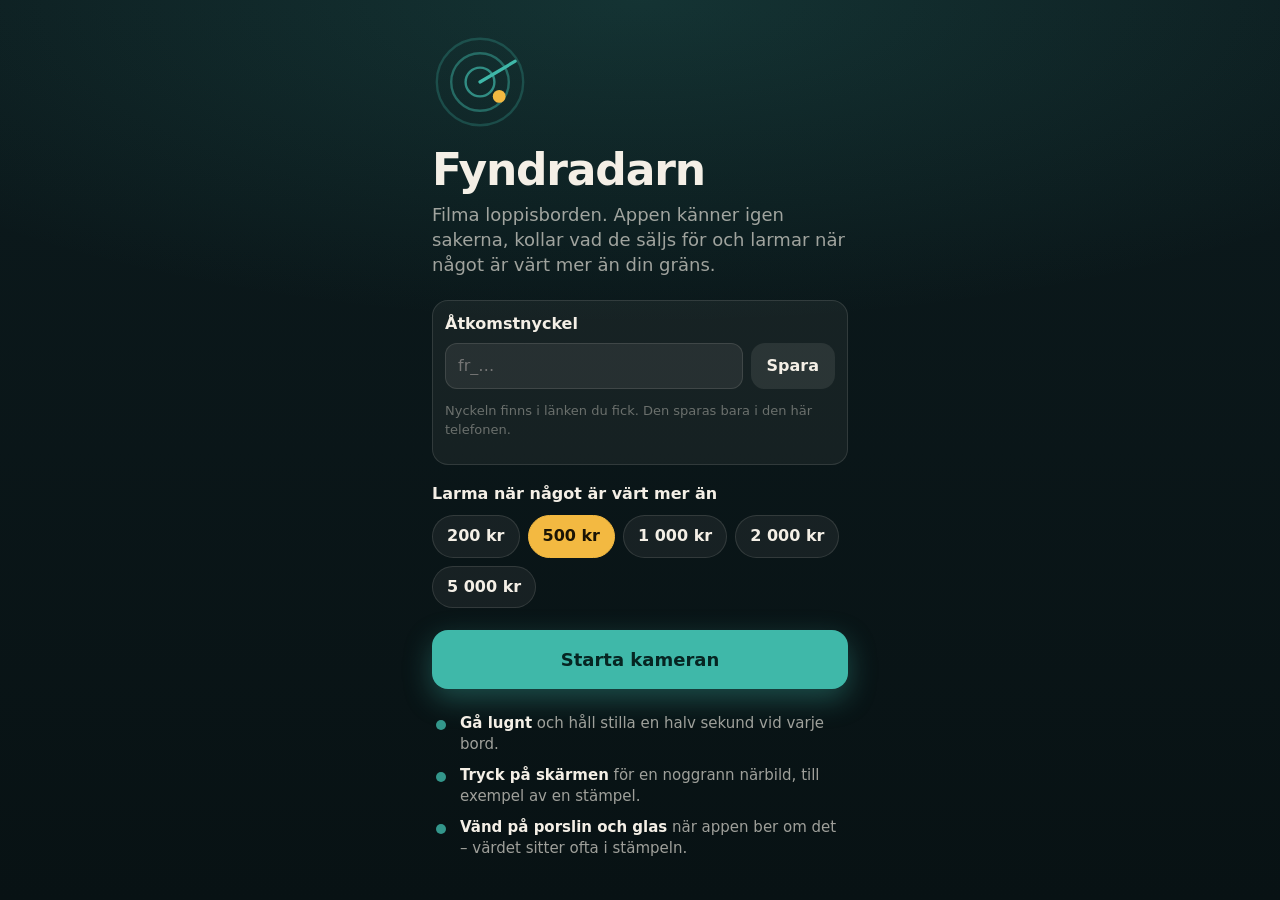
<file: fyndradarn/index.html>
<!DOCTYPE html>
<html lang="sv">
<head>
<meta charset="utf-8">
<meta name="viewport" content="width=device-width, initial-scale=1, viewport-fit=cover">
<meta name="theme-color" content="#0c1a1d">
<meta name="robots" content="noindex, nofollow">
<meta name="description" content="Fyndradarn – filma loppisbord och få larm när något är värt mer än din gräns.">
<title>Fyndradarn</title>
<link rel="manifest" href="manifest.webmanifest">
<link rel="icon" href="icon-192.png">
<link rel="apple-touch-icon" href="icon-192.png">
<link rel="stylesheet" href="app.css">
</head>
<body>
<main id="app" class="is-idle">
  <video id="cam" playsinline muted autoplay></video>
  <div id="frame" aria-hidden="true"><i></i><i></i><i></i><i></i><b class="sweep"></b></div>
  <div id="tapring" aria-hidden="true"></div>

  <header id="top">
    <div class="brand">
      <svg viewBox="0 0 32 32" class="logo" aria-hidden="true"><circle cx="16" cy="16" r="14" fill="none" stroke="currentColor" stroke-width="2" opacity=".35"/><circle cx="16" cy="16" r="8.5" fill="none" stroke="currentColor" stroke-width="2" opacity=".6"/><path d="M16 16 L27 9" stroke="currentColor" stroke-width="2.4" stroke-linecap="round"/><circle cx="22.5" cy="20.5" r="3" fill="#f3b941"/></svg>
      <span>Fyndradarn</span>
    </div>
    <div class="top-right">
      <button id="torchBtn" class="iconbtn" hidden aria-label="Ficklampa"><svg viewBox="0 0 24 24"><path d="M8 2h8l-1 6H9L8 2zm1 7h6v4l-1.5 2v7h-3v-7L9 13V9z" fill="currentColor"/></svg></button>
      <button id="thrChip" class="chip" aria-label="Ändra larmgräns">Larm <b id="thrText">500 kr</b></button>
      <div id="status" class="status" role="status"><span class="dot"></span><span id="statusText">Redo</span></div>
    </div>
  </header>

  <section id="alerts" aria-live="assertive"></section>
  <div id="toast" role="status" aria-live="polite"></div>

  <section id="sheet" aria-live="polite">
    <div class="sheet-head">
      <h2>I bild nu</h2>
      <span id="meter" class="meter">0 analyser · 0 kr</span>
    </div>
    <ul id="nowList" class="itemlist"></ul>
    <p id="nowEmpty" class="empty">Rikta kameran mot ett bord och håll stilla en halv sekund.</p>
  </section>

  <nav id="controls">
    <button id="logBtn" class="navbtn" aria-label="Fynd">
      <svg viewBox="0 0 24 24"><path d="M6 3h12v18l-6-4-6 4V3z" fill="none" stroke="currentColor" stroke-width="2" stroke-linejoin="round"/></svg>
      <span>Fynd</span><em id="logCount" class="badge" hidden>0</em>
    </button>
    <button id="mainBtn" class="mainbtn" aria-label="Starta">
      <span class="ring"></span>
      <svg class="ico-play" viewBox="0 0 24 24"><path d="M8 5v14l11-7z" fill="currentColor"/></svg>
      <svg class="ico-pause" viewBox="0 0 24 24"><path d="M7 5h4v14H7zM13 5h4v14h-4z" fill="currentColor"/></svg>
    </button>
    <button id="setBtn" class="navbtn" aria-label="Inställningar">
      <svg viewBox="0 0 24 24"><path d="M12 15.5a3.5 3.5 0 1 0 0-7 3.5 3.5 0 0 0 0 7zm7.4-2.5a7.5 7.5 0 0 0 0-2l2-1.6-2-3.4-2.4 1a7.6 7.6 0 0 0-1.7-1L15 3.5h-4l-.3 2.5a7.6 7.6 0 0 0-1.7 1l-2.4-1-2 3.4 2 1.6a7.5 7.5 0 0 0 0 2l-2 1.6 2 3.4 2.4-1a7.6 7.6 0 0 0 1.7 1l.3 2.5h4l.3-2.5a7.6 7.6 0 0 0 1.7-1l2.4 1 2-3.4-2-1.6z" fill="none" stroke="currentColor" stroke-width="1.6" stroke-linejoin="round"/></svg>
      <span>Inställningar</span>
    </button>
  </nav>

  <!-- Startskärm -->
  <section id="start" class="overlay start">
    <div class="start-inner">
      <svg viewBox="0 0 120 120" class="hero" aria-hidden="true">
        <circle cx="60" cy="60" r="54" fill="none" stroke="#3fb8a9" stroke-width="3" opacity=".25"/>
        <circle cx="60" cy="60" r="36" fill="none" stroke="#3fb8a9" stroke-width="3" opacity=".45"/>
        <circle cx="60" cy="60" r="18" fill="none" stroke="#3fb8a9" stroke-width="3" opacity=".7"/>
        <path d="M60 60 L104 34" stroke="#3fb8a9" stroke-width="4" stroke-linecap="round"/>
        <circle cx="84" cy="78" r="8" fill="#f3b941"/>
      </svg>
      <h1>Fyndradarn</h1>
      <p class="lead">Filma loppisborden. Appen känner igen sakerna, kollar vad de säljs för och larmar när något är värt mer än din gräns.</p>

      <div id="keyBox" class="keybox" hidden>
        <label for="keyInput">Åtkomstnyckel</label>
        <div class="row"><input id="keyInput" autocomplete="off" spellcheck="false" placeholder="fr_…"><button id="keySave" class="btn ghost">Spara</button></div>
        <p class="fine">Nyckeln finns i länken du fick. Den sparas bara i den här telefonen.</p>
      </div>

      <div class="thrpick">
        <span class="label">Larma när något är värt mer än</span>
        <div class="chips" id="startChips"></div>
      </div>

      <button id="startBtn" class="btn primary big">Starta kameran</button>
      <p id="startErr" class="err" hidden></p>

      <ul class="tips">
        <li><b>Gå lugnt</b> och håll stilla en halv sekund vid varje bord.</li>
        <li><b>Tryck på skärmen</b> för en noggrann närbild, till exempel av en stämpel.</li>
        <li><b>Vänd på porslin och glas</b> när appen ber om det – värdet sitter ofta i stämpeln.</li>
      </ul>
    </div>
  </section>

  <!-- Panel: larmgräns -->
  <section id="thrPanel" class="overlay panel" hidden>
    <div class="panel-card">
      <header><h2>Larmgräns</h2><button class="close" data-close aria-label="Stäng">×</button></header>
      <p class="muted">Du får larm när något troligen är värt mer än:</p>
      <div class="thr-big">
        <button class="step" data-step="-1" aria-label="Lägre">−</button>
        <div><input id="thrInput" type="number" inputmode="numeric" min="50" step="50"><span>kr</span></div>
        <button class="step" data-step="1" aria-label="Högre">+</button>
      </div>
      <div class="chips" id="panelChips"></div>
    </div>
  </section>

  <!-- Panel: inställningar -->
  <section id="setPanel" class="overlay panel" hidden>
    <div class="panel-card">
      <header><h2>Inställningar</h2><button class="close" data-close aria-label="Stäng">×</button></header>
      <div class="setlist">
        <label class="sw"><span><b>Kolla sålda priser automatiskt</b><small>När något verkar ligga över gränsen söker appen upp sålda exemplar (ca 0,75 kr per koll).</small></span><input type="checkbox" id="optVerify"><i></i></label>
        <label class="sw"><span><b>Ljud</b><small>Pling vid fynd.</small></span><input type="checkbox" id="optSound"><i></i></label>
        <label class="sw"><span><b>Vibration</b><small>Surrar vid fynd.</small></span><input type="checkbox" id="optVibrate"><i></i></label>
        <label class="sw"><span><b>Läs upp fynd</b><small>Bra med hörlurar.</small></span><input type="checkbox" id="optVoice"><i></i></label>
        <div class="seg-wrap">
          <b>Skanningstakt</b>
          <div class="seg" id="optSpeed">
            <button data-v="spar">Sparsam</button><button data-v="normal">Normal</button><button data-v="snabb">Snabb</button>
          </div>
          <small id="speedHint" class="muted"></small>
        </div>
        <div class="usage" id="usageBox">
          <b>AI-kostnad</b>
          <div class="usage-grid">
            <div><span id="useToday">–</span><small>idag</small></div>
            <div><span id="useMonth">–</span><small>denna månad</small></div>
            <div><span id="useSession">–</span><small>den här rundan</small></div>
          </div>
          <small id="useBudget" class="muted"></small>
        </div>
        <div class="row gap">
          <button id="testAlarm" class="btn ghost">Testa larmet</button>
          <button id="notifBtn" class="btn ghost">Tillåt notiser</button>
        </div>
        <details class="keydetails">
          <summary>Åtkomstnyckel</summary>
          <div class="row"><input id="keyEdit" autocomplete="off" spellcheck="false"><button id="keyEditSave" class="btn ghost">Spara</button></div>
        </details>
        <p class="fine">Fyndradarn version <span id="ver"></span>. Värdena är uppskattningar från AI och sökningar på nätet – kontrollera alltid själv innan du köper något dyrt.</p>
      </div>
    </div>
  </section>

  <!-- Panel: fynd -->
  <section id="logPanel" class="overlay panel" hidden>
    <div class="panel-card tall">
      <header><h2>Fynd</h2><button class="close" data-close aria-label="Stäng">×</button></header>
      <div class="seg tabs" id="logTabs"><button data-v="fynd" class="on">Sparade fynd</button><button data-v="sett">Allt jag sett</button></div>
      <ul id="logList" class="itemlist big"></ul>
      <p id="logEmpty" class="empty"></p>
      <div class="row gap end"><button id="logClear" class="btn ghost small">Rensa listan</button></div>
    </div>
  </section>

  <!-- Panel: detaljer -->
  <section id="detPanel" class="overlay panel" hidden>
    <div class="panel-card tall">
      <header><h2 id="detTitle">Föremål</h2><button class="close" data-close aria-label="Stäng">×</button></header>
      <div id="detBody"></div>
    </div>
  </section>
</main>
<script src="app.js"></script>
</body>
</html>
</file>
<file: fyndradarn/app.css>
/* Fyndradarn – petroleum och sand, stora siffror, tydligt över kamerabilden */
:root {
  --bg: #0c1a1d;
  --panel: rgba(10, 24, 27, 0.78);
  --panel-solid: #0f2327;
  --card: #132c31;
  --line: rgba(244, 239, 230, 0.12);
  --sand: #f4efe6;
  --muted: rgba(244, 239, 230, 0.64);
  --faint: rgba(244, 239, 230, 0.38);
  --teal: #3fb8a9;
  --teal-d: #1f7f75;
  --gold: #f3b941;
  --gold-d: #b9851d;
  --amber: #e9a23b;
  --red: #e2574c;
  --r: 18px;
  --safe-t: env(safe-area-inset-top, 0px);
  --safe-b: env(safe-area-inset-bottom, 0px);
  color-scheme: dark;
}

* { box-sizing: border-box; -webkit-tap-highlight-color: transparent; }
html, body { margin: 0; height: 100%; background: #000; color: var(--sand); overflow: hidden; }
body { font: 16px/1.4 system-ui, -apple-system, "Segoe UI", Roboto, "Noto Sans", sans-serif; -webkit-font-smoothing: antialiased; }
button { font: inherit; color: inherit; cursor: pointer; }
input { font: inherit; }
[hidden] { display: none !important; }

#app { position: fixed; inset: 0; overflow: hidden; }

#cam {
  position: absolute; inset: 0; width: 100%; height: 100%;
  object-fit: cover; background: radial-gradient(circle at 50% 40%, #183338, #070f11 70%);
}

/* ---------- sökram */
#frame {
  position: absolute; left: 9%; right: 9%; top: 22%; height: 36%;
  pointer-events: none; opacity: 0; transition: opacity .4s;
}
.is-running #frame { opacity: 1; }
#frame i { position: absolute; width: 34px; height: 34px; border: 3px solid rgba(244, 239, 230, .85); }
#frame i:nth-child(1) { left: 0; top: 0; border-right: 0; border-bottom: 0; border-radius: 10px 0 0 0; }
#frame i:nth-child(2) { right: 0; top: 0; border-left: 0; border-bottom: 0; border-radius: 0 10px 0 0; }
#frame i:nth-child(3) { left: 0; bottom: 0; border-right: 0; border-top: 0; border-radius: 0 0 0 10px; }
#frame i:nth-child(4) { right: 0; bottom: 0; border-left: 0; border-top: 0; border-radius: 0 0 10px 0; }
#frame .sweep {
  position: absolute; left: 6%; right: 6%; height: 2px; top: 0;
  background: linear-gradient(90deg, transparent, var(--teal), transparent);
  box-shadow: 0 0 14px var(--teal); opacity: 0;
}
.is-busy #frame .sweep { opacity: .9; animation: sweep 1.3s ease-in-out infinite alternate; }
@keyframes sweep { from { top: 4%; } to { top: 96%; } }

#tapring {
  position: absolute; width: 90px; height: 90px; margin: -45px 0 0 -45px; border-radius: 50%;
  border: 3px solid var(--gold); pointer-events: none; opacity: 0;
}
#tapring.on { animation: tap .9s ease-out; }
@keyframes tap { 0% { opacity: 1; transform: scale(.4); } 100% { opacity: 0; transform: scale(1.3); } }

/* ---------- toppen */
#top {
  position: absolute; left: 0; right: 0; top: 0; z-index: 5;
  padding: calc(var(--safe-t) + 12px) 14px 26px;
  display: flex; align-items: center; justify-content: space-between; gap: 8px;
  background: linear-gradient(rgba(5, 12, 14, .82), rgba(5, 12, 14, 0));
}
.brand { display: flex; align-items: center; gap: 8px; font-weight: 750; letter-spacing: .2px; font-size: 17px; color: var(--sand); }
.brand .logo { width: 28px; height: 28px; color: var(--teal); }
.top-right { display: flex; align-items: center; gap: 8px; }
.chip {
  border: 1.5px solid rgba(243, 185, 65, .7); background: rgba(10, 24, 27, .6); color: var(--sand);
  border-radius: 999px; padding: 7px 12px; font-size: 14px; white-space: nowrap;
}
.chip b { color: var(--gold); font-weight: 750; }
.iconbtn { width: 38px; height: 38px; border-radius: 50%; border: 1px solid var(--line); background: rgba(10, 24, 27, .6); display: grid; place-items: center; }
.iconbtn svg { width: 20px; height: 20px; }
.iconbtn.on { background: var(--gold); color: #1b1405; border-color: var(--gold); }
.status {
  display: flex; align-items: center; gap: 6px; font-size: 13px; color: var(--muted);
  background: rgba(10, 24, 27, .6); border: 1px solid var(--line); border-radius: 999px; padding: 7px 10px;
}
.status .dot { width: 8px; height: 8px; border-radius: 50%; background: var(--faint); }
.status.live .dot { background: var(--teal); box-shadow: 0 0 0 0 rgba(63, 184, 169, .6); animation: pulse 1.8s infinite; }
.status.busy .dot { background: var(--gold); }
.status.warn .dot { background: var(--red); }
@keyframes pulse { 0% { box-shadow: 0 0 0 0 rgba(63, 184, 169, .55); } 100% { box-shadow: 0 0 0 9px rgba(63, 184, 169, 0); } }

/* ---------- larmkort (ett åt gången) */
#alerts {
  position: absolute; z-index: 8; left: 10px; right: 10px; top: calc(var(--safe-t) + 64px);
  pointer-events: none;
}
.alert {
  pointer-events: auto; position: relative; overflow: hidden; cursor: pointer;
  background: linear-gradient(160deg, rgba(27, 51, 56, .96), rgba(16, 35, 42, .96) 60%);
  border-radius: 16px; padding: 10px 44px 10px 10px;
  border: 1.5px solid rgba(243, 185, 65, .55);
  box-shadow: 0 12px 34px rgba(0, 0, 0, .5);
  display: grid; grid-template-columns: 56px 1fr; gap: 11px; align-items: center;
  animation: drop .35s cubic-bezier(.2, .9, .3, 1.2);
}
.alert.hit { border-color: var(--gold); box-shadow: 0 0 0 3px rgba(243, 185, 65, .25), 0 14px 38px rgba(0, 0, 0, .55); }
.alert.hit::after { content: ""; position: absolute; inset: 0; border-radius: inherit; box-shadow: inset 0 0 0 2px var(--gold); animation: glow 1.2s ease-in-out 3; pointer-events: none; }
.alert.below { border-color: var(--line); }
.alert img { width: 56px; height: 56px; object-fit: cover; border-radius: 11px; background: #000; }
.alert .txt { min-width: 0; }
.alert .k { font-size: 11px; font-weight: 800; letter-spacing: 1.1px; text-transform: uppercase; color: var(--gold); display: flex; align-items: center; gap: 6px; white-space: nowrap; }
.alert.below .k { color: var(--muted); }
.alert .n { font-weight: 700; font-size: 15px; line-height: 1.25; margin: 1px 0; white-space: nowrap; overflow: hidden; text-overflow: ellipsis; }
.alert .vs { display: flex; align-items: baseline; gap: 8px; min-width: 0; }
.alert .v { font-size: 22px; font-weight: 800; letter-spacing: -.4px; color: var(--gold); font-variant-numeric: tabular-nums; line-height: 1.1; white-space: nowrap; }
.alert.below .v { color: var(--sand); font-size: 18px; }
.alert .s { font-size: 12px; color: var(--muted); white-space: nowrap; overflow: hidden; text-overflow: ellipsis; min-width: 0; }
.alert .x { position: absolute; top: 4px; right: 4px; width: 36px; height: 36px; border: 0; background: none; color: var(--muted); font-size: 22px; line-height: 1; }
.alert .more { position: absolute; bottom: 8px; right: 8px; border: 0; background: rgba(243, 185, 65, .2); color: var(--gold); border-radius: 999px; font-size: 12px; font-weight: 800; padding: 3px 8px; }
.spin { width: 11px; height: 11px; border-radius: 50%; border: 2px solid rgba(243, 185, 65, .3); border-top-color: var(--gold); animation: rot .8s linear infinite; display: inline-block; flex: none; }
@keyframes rot { to { transform: rotate(360deg); } }
@keyframes drop { from { transform: translateY(-20px) scale(.97); opacity: 0; } to { transform: none; opacity: 1; } }
@keyframes glow { 0%, 100% { opacity: .2; } 50% { opacity: 1; } }

#toast {
  position: absolute; z-index: 9; left: 50%; top: 46%; transform: translate(-50%, -50%);
  background: rgba(10, 24, 27, .9); border: 1px solid var(--line); border-radius: 14px;
  padding: 10px 16px; font-size: 15px; font-weight: 600; opacity: 0; pointer-events: none; transition: opacity .25s;
  max-width: 82%; text-align: center;
}
#toast.on { opacity: 1; }

/* ---------- arket "I bild nu" */
#sheet {
  position: absolute; z-index: 4; left: 10px; right: 10px;
  bottom: calc(var(--safe-b) + 104px);
  background: var(--panel); backdrop-filter: blur(14px); -webkit-backdrop-filter: blur(14px);
  border: 1px solid var(--line); border-radius: 16px; padding: 9px 12px 5px;
  max-height: 30vh; overflow: auto; transition: opacity .3s, transform .3s;
}
.is-idle #sheet { opacity: 0; transform: translateY(12px); pointer-events: none; }
.sheet-head { display: flex; align-items: baseline; justify-content: space-between; margin-bottom: 1px; }
.sheet-head h2 { margin: 0; font-size: 13px; letter-spacing: 1.2px; text-transform: uppercase; color: var(--muted); font-weight: 750; }
.meter { font-size: 12px; color: var(--faint); font-variant-numeric: tabular-nums; }
.empty { color: var(--muted); font-size: 15px; margin: 6px 0 4px; }

.itemlist { list-style: none; margin: 0; padding: 0; }
.item {
  display: grid; grid-template-columns: 10px 1fr auto; gap: 10px; align-items: center;
  padding: 7px 0; border-top: 1px solid var(--line); cursor: pointer;
}
.item .txt { min-width: 0; }
.item .n.one { white-space: nowrap; overflow: hidden; text-overflow: ellipsis; font-size: 15px; }
.item .n.two { display: -webkit-box; -webkit-line-clamp: 2; -webkit-box-orient: vertical; overflow: hidden; }
.more-row { font-size: 13px; color: var(--muted); padding: 6px 0 3px 20px; border-top: 1px solid var(--line); cursor: pointer; }
.item:first-child { border-top: 0; }
.item .d { width: 10px; height: 10px; border-radius: 50%; background: var(--faint); }
.item.hot .d { background: var(--gold); box-shadow: 0 0 10px var(--gold); }
.item.warm .d { background: var(--amber); }
.item .n { font-weight: 650; font-size: 16px; line-height: 1.25; }
.item .m { font-size: 13px; color: var(--muted); white-space: nowrap; overflow: hidden; text-overflow: ellipsis; }
.item .h { font-size: 13px; color: var(--gold); margin-top: 1px; white-space: nowrap; overflow: hidden; text-overflow: ellipsis; }
.item .p {
  font-weight: 750; font-size: 15px; white-space: nowrap; font-variant-numeric: tabular-nums;
  background: rgba(244, 239, 230, .08); border-radius: 999px; padding: 5px 10px;
}
.item.hot .p { background: var(--gold); color: #1b1405; }
.item.warm .p { background: rgba(233, 162, 59, .22); color: #ffd79a; }
.itemlist.big .item { grid-template-columns: 56px 1fr auto; }
.itemlist.big .item img { width: 56px; height: 56px; border-radius: 10px; object-fit: cover; background: #000; }
.tag { display: inline-block; font-size: 11px; font-weight: 750; letter-spacing: .6px; text-transform: uppercase; padding: 2px 7px; border-radius: 6px; background: rgba(244, 239, 230, .1); color: var(--muted); margin-right: 4px; vertical-align: 1px; }
.tag.gold { background: rgba(243, 185, 65, .2); color: var(--gold); }
.tag.teal { background: rgba(63, 184, 169, .18); color: #8fe0d5; }

/* ---------- knappraden */
#controls {
  position: absolute; z-index: 6; left: 0; right: 0; bottom: 0;
  padding: 12px 18px calc(var(--safe-b) + 14px);
  display: grid; grid-template-columns: 1fr auto 1fr; align-items: center;
  background: linear-gradient(rgba(5, 12, 14, 0), rgba(5, 12, 14, .85) 45%);
}
.navbtn {
  justify-self: center; position: relative; border: 0; background: none;
  display: flex; flex-direction: column; align-items: center; gap: 3px; font-size: 12px; color: var(--muted); min-width: 72px; padding: 6px;
}
.navbtn svg { width: 26px; height: 26px; color: var(--sand); }
.badge { position: absolute; top: 0; right: 14px; background: var(--gold); color: #1b1405; font-style: normal; font-weight: 800; font-size: 11px; min-width: 18px; height: 18px; border-radius: 9px; display: grid; place-items: center; padding: 0 5px; }
.mainbtn {
  position: relative; width: 78px; height: 78px; border-radius: 50%; border: 0;
  background: var(--teal); color: #062522; display: grid; place-items: center;
  box-shadow: 0 8px 26px rgba(63, 184, 169, .45);
}
.mainbtn svg { width: 34px; height: 34px; }
.mainbtn .ico-pause { display: none; }
.is-running .mainbtn { background: rgba(244, 239, 230, .14); color: var(--sand); box-shadow: none; border: 2px solid rgba(244, 239, 230, .35); }
.is-running .mainbtn .ico-play { display: none; }
.is-running .mainbtn .ico-pause { display: block; }
.mainbtn .ring { position: absolute; inset: -6px; border-radius: 50%; border: 3px solid transparent; }
.is-busy .mainbtn .ring { border-top-color: var(--gold); border-right-color: rgba(243, 185, 65, .35); animation: rot 1s linear infinite; }

/* ---------- överlägg och paneler */
.overlay { position: absolute; inset: 0; z-index: 20; }
.panel { background: rgba(3, 8, 9, .55); display: flex; align-items: flex-end; animation: fade .2s; }
@keyframes fade { from { opacity: 0; } to { opacity: 1; } }
.panel-card {
  width: 100%; max-height: 88vh; overflow: auto; background: var(--panel-solid);
  border-radius: 24px 24px 0 0; padding: 18px 18px calc(var(--safe-b) + 22px);
  border-top: 1px solid var(--line); animation: up .28s cubic-bezier(.2, .9, .3, 1);
}
.panel-card.tall { min-height: 70vh; }
@keyframes up { from { transform: translateY(40px); } to { transform: none; } }
.panel-card header { display: flex; align-items: center; justify-content: space-between; margin-bottom: 8px; }
.panel-card h2 { margin: 0; font-size: 22px; letter-spacing: -.2px; }
.panel-card header { gap: 12px; }
#detTitle { font-size: 19px; line-height: 1.25; display: -webkit-box; -webkit-line-clamp: 2; -webkit-box-orient: vertical; overflow: hidden; }
.close { flex: none; }
.det-box .full { font-weight: 650; color: var(--sand); }
.close { border: 0; background: rgba(244, 239, 230, .08); width: 38px; height: 38px; border-radius: 50%; font-size: 24px; line-height: 1; }
.muted { color: var(--muted); }
.fine { color: var(--faint); font-size: 13px; }
.err { color: #ffb4ab; background: rgba(226, 87, 76, .15); border-radius: 12px; padding: 10px 12px; font-size: 14px; }

.btn { border: 0; border-radius: 14px; padding: 12px 16px; font-weight: 700; }
.btn.primary { background: var(--teal); color: #062522; }
.btn.big { width: 100%; padding: 17px; font-size: 18px; border-radius: 16px; box-shadow: 0 10px 28px rgba(63, 184, 169, .35); }
.btn.ghost { background: rgba(244, 239, 230, .09); color: var(--sand); }
.btn.gold { background: var(--gold); color: #1b1405; }
.btn.small { padding: 8px 12px; font-size: 14px; }
.row { display: flex; gap: 8px; align-items: center; }
.row.gap { gap: 10px; margin-top: 14px; flex-wrap: wrap; }
.row.end { justify-content: flex-end; }
.row input { flex: 1; min-width: 0; background: rgba(244, 239, 230, .07); border: 1px solid var(--line); border-radius: 12px; padding: 11px 12px; color: var(--sand); }

.chips { display: flex; flex-wrap: wrap; gap: 8px; margin-top: 10px; }
.chips button {
  border: 1.5px solid var(--line); background: rgba(244, 239, 230, .06); border-radius: 999px;
  padding: 9px 14px; font-weight: 700; font-variant-numeric: tabular-nums;
}
.chips button.on { background: var(--gold); border-color: var(--gold); color: #1b1405; }

/* startskärm */
.start {
  background:
    radial-gradient(120% 60% at 50% 0%, rgba(63, 184, 169, .16), transparent 60%),
    linear-gradient(#0c1a1d, #081214);
  overflow: auto;
}
.start-inner { max-width: 460px; margin: 0 auto; padding: calc(var(--safe-t) + 34px) 22px calc(var(--safe-b) + 30px); }
.hero { width: 96px; height: 96px; display: block; }
.start h1 { font-size: 44px; line-height: 1; letter-spacing: -1.2px; margin: 18px 0 10px; font-weight: 850; }
.lead { font-size: 18px; color: var(--muted); margin: 0 0 22px; }
.thrpick { margin: 4px 0 22px; }
.thrpick .label { font-weight: 650; }
.keybox { background: rgba(244, 239, 230, .05); border: 1px solid var(--line); border-radius: 16px; padding: 12px; margin-bottom: 18px; }
.keybox label { font-weight: 700; display: block; margin-bottom: 8px; }
.tips { list-style: none; padding: 0; margin: 24px 0 0; display: grid; gap: 10px; }
.tips li { color: var(--muted); padding-left: 28px; position: relative; font-size: 15px; }
.tips li::before { content: ""; position: absolute; left: 4px; top: 7px; width: 10px; height: 10px; border-radius: 50%; background: var(--teal); opacity: .8; }
.tips b { color: var(--sand); }

/* larmgräns */
.thr-big { display: grid; grid-template-columns: 64px 1fr 64px; gap: 10px; align-items: center; margin: 16px 0 6px; }
.thr-big .step { height: 64px; border-radius: 18px; border: 0; background: rgba(244, 239, 230, .08); font-size: 30px; font-weight: 600; }
.thr-big > div { display: flex; align-items: baseline; justify-content: center; gap: 6px; }
.thr-big input { width: 100%; max-width: 200px; text-align: center; font-size: 48px; font-weight: 850; background: none; border: 0; color: var(--gold); letter-spacing: -1px; font-variant-numeric: tabular-nums; }
.thr-big span { font-size: 22px; color: var(--muted); font-weight: 700; }

/* inställningar */
.setlist { display: grid; gap: 4px; }
.sw { display: flex; align-items: center; justify-content: space-between; gap: 14px; padding: 12px 0; border-bottom: 1px solid var(--line); }
.sw span { display: grid; }
.sw small { color: var(--muted); font-size: 13px; }
.sw input { display: none; }
.sw i { flex: none; width: 50px; height: 30px; border-radius: 15px; background: rgba(244, 239, 230, .18); position: relative; transition: background .2s; }
.sw i::after { content: ""; position: absolute; top: 3px; left: 3px; width: 24px; height: 24px; border-radius: 50%; background: #fff; transition: transform .2s; }
.sw input:checked + i { background: var(--teal); }
.sw input:checked + i::after { transform: translateX(20px); }
.seg-wrap { padding: 12px 0; border-bottom: 1px solid var(--line); display: grid; gap: 8px; }
.seg { display: grid; grid-auto-flow: column; grid-auto-columns: 1fr; background: rgba(244, 239, 230, .07); border-radius: 12px; padding: 3px; gap: 3px; }
.seg button { border: 0; background: none; border-radius: 9px; padding: 9px 6px; font-weight: 650; color: var(--muted); }
.seg button.on { background: var(--sand); color: #10232a; }
.tabs { margin: 6px 0 10px; }
.usage { padding: 12px 0; border-bottom: 1px solid var(--line); }
.usage-grid { display: grid; grid-template-columns: repeat(3, 1fr); gap: 8px; margin: 8px 0 6px; }
.usage-grid div { background: rgba(244, 239, 230, .05); border-radius: 12px; padding: 10px; display: grid; }
.usage-grid span { font-size: 20px; font-weight: 800; font-variant-numeric: tabular-nums; }
.usage-grid small { color: var(--muted); font-size: 12px; }
.keydetails { margin-top: 12px; }
.keydetails summary { color: var(--muted); padding: 6px 0; }

/* detaljer */
.det-img { width: 100%; max-height: 38vh; object-fit: contain; border-radius: 16px; background: #000; display: block; margin-bottom: 12px; }
.det-val { font-size: 34px; font-weight: 850; color: var(--gold); letter-spacing: -.8px; font-variant-numeric: tabular-nums; margin: 2px 0; }
.det-sub { color: var(--muted); margin-bottom: 10px; }
.det-box { background: rgba(244, 239, 230, .05); border: 1px solid var(--line); border-radius: 14px; padding: 12px; margin: 10px 0; }
.det-box h3 { margin: 0 0 6px; font-size: 13px; letter-spacing: 1px; text-transform: uppercase; color: var(--muted); }
.det-box p { margin: 4px 0; }
.ex { display: grid; grid-template-columns: 1fr auto; gap: 8px; padding: 8px 0; border-top: 1px solid var(--line); font-size: 14px; }
.ex:first-of-type { border-top: 0; }
.ex a { color: #9fe3da; text-decoration: none; }
.ex small { display: block; color: var(--faint); }
.ex b { font-variant-numeric: tabular-nums; white-space: nowrap; }
.check { color: var(--gold); }

@media (min-width: 700px) {
  #sheet, #alerts { left: 50%; right: auto; width: 520px; transform: translateX(-50%); }
  .is-idle #sheet { transform: translate(-50%, 12px); }
  .panel { align-items: center; justify-content: center; }
  .panel-card { max-width: 560px; border-radius: 24px; }
}
@media (prefers-reduced-motion: reduce) {
  *, *::before, *::after { animation: none !important; transition: none !important; }
}
</file>
